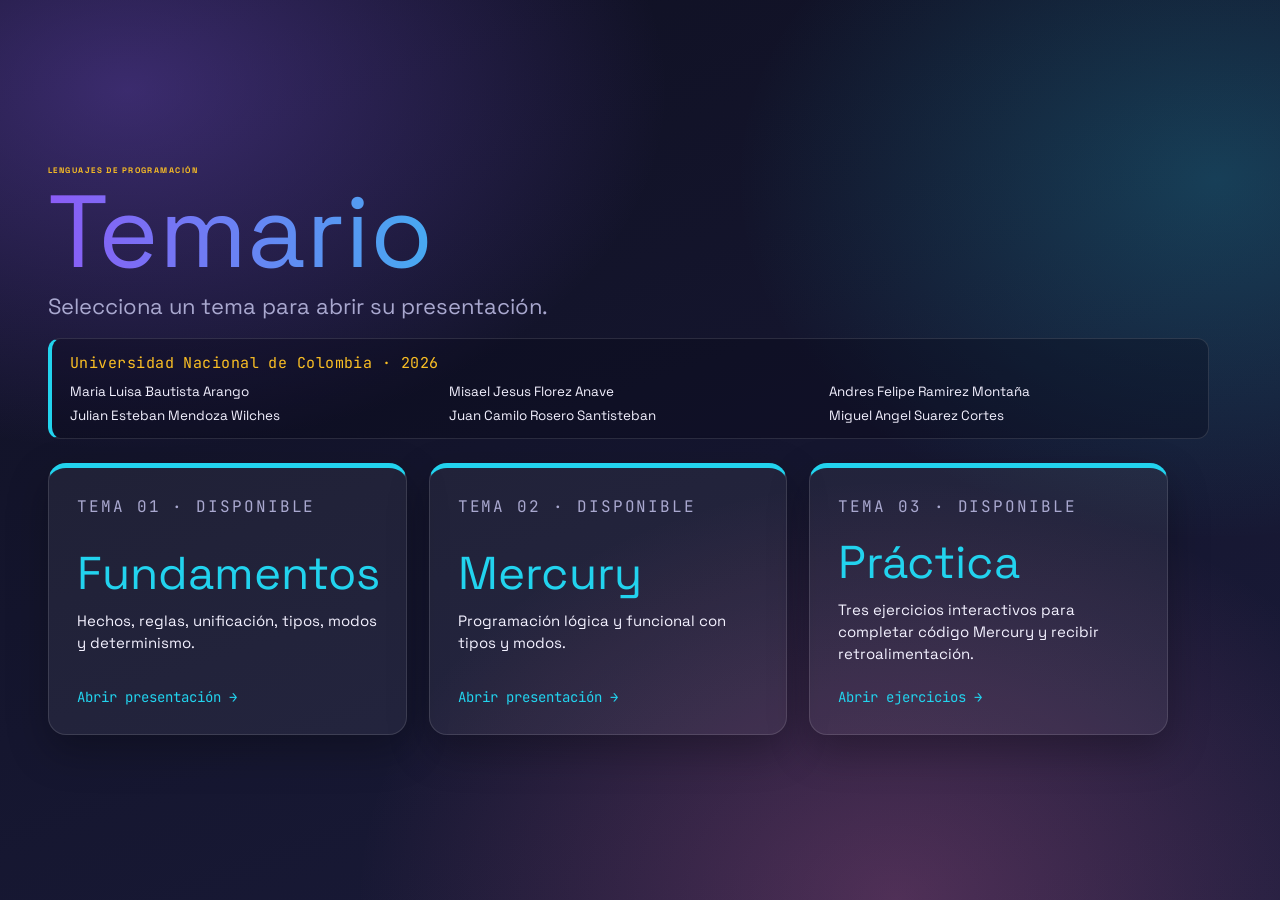
<file: reveal.js/index.html>
<!doctype html>
<html lang="es">
<head>
  <meta charset="utf-8">
  <title>Temas · Lenguajes de programación</title>
  <meta name="viewport" content="width=device-width, initial-scale=1.0, maximum-scale=1.0, user-scalable=no">
  <link rel="stylesheet" href="dist/reset.css">
  <link rel="stylesheet" href="global.css">
  <style>
    .topic-index {
      min-height: 100vh;
      box-sizing: border-box;
      display: grid;
      align-content: center;
      padding: 48px;
      color: var(--ink);
    }

    .topic-index h1 {
      margin: 0 0 0.12em;
      font-size: clamp(56px, 8vw, 112px);
      line-height: 0.95;
    }

    .topic-index .intro {
      max-width: 760px;
      margin: 0 0 18px;
      color: var(--muted);
      font-size: clamp(16px, 2vw, 22px);
    }

    .team-block {
      max-width: 1120px;
      margin: 0 0 24px;
      padding: 14px 18px;
      border: 1px solid var(--card-border);
      border-left: 4px solid var(--cyan);
      border-radius: 12px;
      background: rgba(8, 8, 24, 0.32);
    }

    .team-block .university {
      margin: 0 0 10px;
      color: var(--amber);
      font-family: var(--r-code-font);
      font-size: clamp(12px, 1.2vw, 15px);
      letter-spacing: 0.03em;
    }

    .team-list {
      display: grid;
      grid-template-columns: repeat(3, minmax(0, 1fr));
      gap: 7px 18px;
      list-style: none;
      margin: 0;
      padding: 0;
    }

    .team-list li {
      opacity: 0;
      transform: translateY(10px);
      color: var(--ink);
      font-size: clamp(11px, 1.05vw, 14px);
      animation: team-enter 520ms cubic-bezier(0.22, 1, 0.36, 1) forwards;
    }

    .team-list li:nth-child(1) { animation-delay: 120ms; }
    .team-list li:nth-child(2) { animation-delay: 260ms; }
    .team-list li:nth-child(3) { animation-delay: 400ms; }
    .team-list li:nth-child(4) { animation-delay: 540ms; }
    .team-list li:nth-child(5) { animation-delay: 680ms; }
    .team-list li:nth-child(6) { animation-delay: 820ms; }

    @keyframes team-enter {
      to {
        opacity: 1;
        transform: translateY(0);
      }
    }

    .topic-grid {
      display: grid;
      grid-template-columns: repeat(3, minmax(0, 1fr));
      gap: 22px;
      max-width: 1120px;
    }

    .topic-card {
      min-height: 210px;
      box-sizing: border-box;
      display: flex;
      flex-direction: column;
      justify-content: space-between;
      padding: 28px;
      color: var(--ink);
      text-decoration: none;
      background: var(--card);
      border: 1px solid var(--card-border);
      border-top: 5px solid var(--accent);
      border-radius: 18px;
      box-shadow: 0 16px 40px rgba(0, 0, 0, 0.28);
      transition: transform 180ms ease, border-color 180ms ease;
    }

    .topic-card:hover,
    .topic-card:focus-visible {
      transform: translateY(-6px);
      border-color: var(--accent);
      outline: none;
    }

    .topic-card small {
      color: var(--muted);
      font-family: var(--r-code-font);
      text-transform: uppercase;
      letter-spacing: 0.12em;
    }

    .topic-card h2 {
      margin: 16px 0 8px;
      color: var(--accent);
      font-size: clamp(28px, 4vw, 46px);
    }

    .topic-card p {
      margin: 0;
      color: var(--ink);
      font-size: 15px;
      line-height: 1.45;
    }

    .topic-card .open {
      margin-top: 24px;
      color: var(--accent);
      font-family: var(--r-code-font);
      font-size: 14px;
    }

    .topic-card.available {
      --accent: var(--cyan);
    }

    .topic-card.pending {
      --accent: var(--muted);
      opacity: 0.72;
      pointer-events: none;
    }

    @media (max-width: 900px) {
      .topic-index {
        align-content: start;
        padding: 32px 24px;
      }

      .team-list {
        grid-template-columns: 1fr;
      }

      .topic-grid {
        grid-template-columns: 1fr;
      }
    }

    @media (prefers-reduced-motion: reduce) {
      .topic-card {
        transition: none;
      }

      .team-list li {
        opacity: 1;
        transform: none;
        animation: none;
      }
    }
  </style>
</head>
<body>
<main class="topic-index">
  <span class="kicker">Lenguajes de programación</span>
  <h1 class="grad">Temario</h1>
  <p class="intro">Selecciona un tema para abrir su presentación.</p>

  <div class="team-block">
    <p class="university">Universidad Nacional de Colombia · 2026</p>
    <ul class="team-list" aria-label="Integrantes">
      <li>Maria Luisa Bautista Arango</li>
      <li>Misael Jesus Florez Anave</li>
      <li>Andres Felipe Ramirez Montaña</li>
      <li>Julian Esteban Mendoza Wilches</li>
      <li>Juan Camilo Rosero Santisteban</li>
      <li>Miguel Angel Suarez Cortes</li>
    </ul>
  </div>

  <div class="topic-grid">

    <a class="topic-card available" href="topics/fundamentos-mercury.html">
      <small>Tema 01 · Disponible</small>
      <div>
        <h2>Fundamentos</h2>
        <p>Hechos, reglas, unificación, tipos, modos y determinismo.</p>
      </div>
      <span class="open">Abrir presentación →</span>
    </a>

    <a class="topic-card available" href="topics/mercury.html">
      <small>Tema 02 · Disponible</small>
      <div>
        <h2>Mercury</h2>
        <p>Programación lógica y funcional con tipos y modos.</p>
      </div>
      <span class="open">Abrir presentación →</span>
    </a>

    <a class="topic-card available" href="topics/practica-mercury.html">
      <small>Tema 03 · Disponible</small>
      <div>
        <h2>Práctica</h2>
        <p>Tres ejercicios interactivos para completar código Mercury y recibir retroalimentación.</p>
      </div>
      <span class="open">Abrir ejercicios →</span>
    </a>
  </div>
</main>
</body>
</html>
</file>
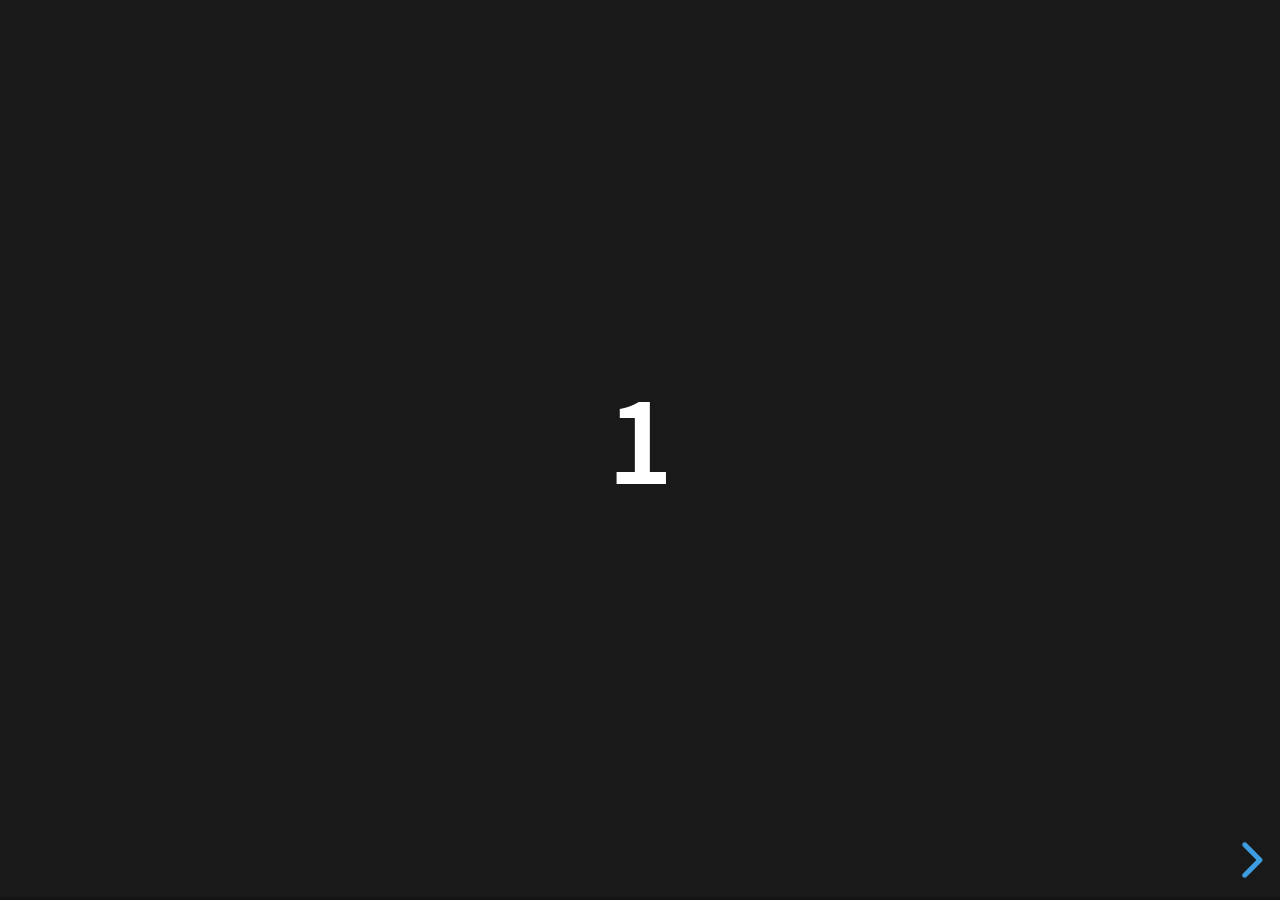
<file: reveal.js/examples/500-slides.html>
<!DOCTYPE html>
<html lang="en">
	<head>
		<meta charset="utf-8" />

		<title>reveal.js - 500 slides</title>

		<meta
			name="viewport"
			content="width=device-width, initial-scale=1.0, maximum-scale=1.0, user-scalable=no"
		/>

		<link rel="stylesheet" href="../dist/reveal.css" />
		<link rel="stylesheet" href="../dist/theme/black.css" />
	</head>

	<body>
		<div class="reveal">
			<div class="slides">
				<section><h1>1</h1></section>
				<section><h1>2</h1></section>
				<section><h1>3</h1></section>
				<section><h1>4</h1></section>
				<section><h1>5</h1></section>
				<section><h1>6</h1></section>
				<section><h1>7</h1></section>
				<section><h1>8</h1></section>
				<section><h1>9</h1></section>
				<section><h1>10</h1></section>
				<section><h1>11</h1></section>
				<section><h1>12</h1></section>
				<section><h1>13</h1></section>
				<section><h1>14</h1></section>
				<section><h1>15</h1></section>
				<section><h1>16</h1></section>
				<section><h1>17</h1></section>
				<section><h1>18</h1></section>
				<section><h1>19</h1></section>
				<section><h1>20</h1></section>
				<section><h1>21</h1></section>
				<section><h1>22</h1></section>
				<section><h1>23</h1></section>
				<section><h1>24</h1></section>
				<section><h1>25</h1></section>
				<section><h1>26</h1></section>
				<section><h1>27</h1></section>
				<section><h1>28</h1></section>
				<section><h1>29</h1></section>
				<section><h1>30</h1></section>
				<section><h1>31</h1></section>
				<section><h1>32</h1></section>
				<section><h1>33</h1></section>
				<section><h1>34</h1></section>
				<section><h1>35</h1></section>
				<section><h1>36</h1></section>
				<section><h1>37</h1></section>
				<section><h1>38</h1></section>
				<section><h1>39</h1></section>
				<section><h1>40</h1></section>
				<section><h1>41</h1></section>
				<section><h1>42</h1></section>
				<section><h1>43</h1></section>
				<section><h1>44</h1></section>
				<section><h1>45</h1></section>
				<section><h1>46</h1></section>
				<section><h1>47</h1></section>
				<section><h1>48</h1></section>
				<section><h1>49</h1></section>
				<section><h1>50</h1></section>
				<section><h1>51</h1></section>
				<section><h1>52</h1></section>
				<section><h1>53</h1></section>
				<section><h1>54</h1></section>
				<section><h1>55</h1></section>
				<section><h1>56</h1></section>
				<section><h1>57</h1></section>
				<section><h1>58</h1></section>
				<section><h1>59</h1></section>
				<section><h1>60</h1></section>
				<section><h1>61</h1></section>
				<section><h1>62</h1></section>
				<section><h1>63</h1></section>
				<section><h1>64</h1></section>
				<section><h1>65</h1></section>
				<section><h1>66</h1></section>
				<section><h1>67</h1></section>
				<section><h1>68</h1></section>
				<section><h1>69</h1></section>
				<section><h1>70</h1></section>
				<section><h1>71</h1></section>
				<section><h1>72</h1></section>
				<section><h1>73</h1></section>
				<section><h1>74</h1></section>
				<section><h1>75</h1></section>
				<section><h1>76</h1></section>
				<section><h1>77</h1></section>
				<section><h1>78</h1></section>
				<section><h1>79</h1></section>
				<section><h1>80</h1></section>
				<section><h1>81</h1></section>
				<section><h1>82</h1></section>
				<section><h1>83</h1></section>
				<section><h1>84</h1></section>
				<section><h1>85</h1></section>
				<section><h1>86</h1></section>
				<section><h1>87</h1></section>
				<section><h1>88</h1></section>
				<section><h1>89</h1></section>
				<section><h1>90</h1></section>
				<section><h1>91</h1></section>
				<section><h1>92</h1></section>
				<section><h1>93</h1></section>
				<section><h1>94</h1></section>
				<section><h1>95</h1></section>
				<section><h1>96</h1></section>
				<section><h1>97</h1></section>
				<section><h1>98</h1></section>
				<section><h1>99</h1></section>
				<section><h1>100</h1></section>
				<section><h1>101</h1></section>
				<section><h1>102</h1></section>
				<section><h1>103</h1></section>
				<section><h1>104</h1></section>
				<section><h1>105</h1></section>
				<section><h1>106</h1></section>
				<section><h1>107</h1></section>
				<section><h1>108</h1></section>
				<section><h1>109</h1></section>
				<section><h1>110</h1></section>
				<section><h1>111</h1></section>
				<section><h1>112</h1></section>
				<section><h1>113</h1></section>
				<section><h1>114</h1></section>
				<section><h1>115</h1></section>
				<section><h1>116</h1></section>
				<section><h1>117</h1></section>
				<section><h1>118</h1></section>
				<section><h1>119</h1></section>
				<section><h1>120</h1></section>
				<section><h1>121</h1></section>
				<section><h1>122</h1></section>
				<section><h1>123</h1></section>
				<section><h1>124</h1></section>
				<section><h1>125</h1></section>
				<section><h1>126</h1></section>
				<section><h1>127</h1></section>
				<section><h1>128</h1></section>
				<section><h1>129</h1></section>
				<section><h1>130</h1></section>
				<section><h1>131</h1></section>
				<section><h1>132</h1></section>
				<section><h1>133</h1></section>
				<section><h1>134</h1></section>
				<section><h1>135</h1></section>
				<section><h1>136</h1></section>
				<section><h1>137</h1></section>
				<section><h1>138</h1></section>
				<section><h1>139</h1></section>
				<section><h1>140</h1></section>
				<section><h1>141</h1></section>
				<section><h1>142</h1></section>
				<section><h1>143</h1></section>
				<section><h1>144</h1></section>
				<section><h1>145</h1></section>
				<section><h1>146</h1></section>
				<section><h1>147</h1></section>
				<section><h1>148</h1></section>
				<section><h1>149</h1></section>
				<section><h1>150</h1></section>
				<section><h1>151</h1></section>
				<section><h1>152</h1></section>
				<section><h1>153</h1></section>
				<section><h1>154</h1></section>
				<section><h1>155</h1></section>
				<section><h1>156</h1></section>
				<section><h1>157</h1></section>
				<section><h1>158</h1></section>
				<section><h1>159</h1></section>
				<section><h1>160</h1></section>
				<section><h1>161</h1></section>
				<section><h1>162</h1></section>
				<section><h1>163</h1></section>
				<section><h1>164</h1></section>
				<section><h1>165</h1></section>
				<section><h1>166</h1></section>
				<section><h1>167</h1></section>
				<section><h1>168</h1></section>
				<section><h1>169</h1></section>
				<section><h1>170</h1></section>
				<section><h1>171</h1></section>
				<section><h1>172</h1></section>
				<section><h1>173</h1></section>
				<section><h1>174</h1></section>
				<section><h1>175</h1></section>
				<section><h1>176</h1></section>
				<section><h1>177</h1></section>
				<section><h1>178</h1></section>
				<section><h1>179</h1></section>
				<section><h1>180</h1></section>
				<section><h1>181</h1></section>
				<section><h1>182</h1></section>
				<section><h1>183</h1></section>
				<section><h1>184</h1></section>
				<section><h1>185</h1></section>
				<section><h1>186</h1></section>
				<section><h1>187</h1></section>
				<section><h1>188</h1></section>
				<section><h1>189</h1></section>
				<section><h1>190</h1></section>
				<section><h1>191</h1></section>
				<section><h1>192</h1></section>
				<section><h1>193</h1></section>
				<section><h1>194</h1></section>
				<section><h1>195</h1></section>
				<section><h1>196</h1></section>
				<section><h1>197</h1></section>
				<section><h1>198</h1></section>
				<section><h1>199</h1></section>
				<section><h1>200</h1></section>
				<section><h1>201</h1></section>
				<section><h1>202</h1></section>
				<section><h1>203</h1></section>
				<section><h1>204</h1></section>
				<section><h1>205</h1></section>
				<section><h1>206</h1></section>
				<section><h1>207</h1></section>
				<section><h1>208</h1></section>
				<section><h1>209</h1></section>
				<section><h1>210</h1></section>
				<section><h1>211</h1></section>
				<section><h1>212</h1></section>
				<section><h1>213</h1></section>
				<section><h1>214</h1></section>
				<section><h1>215</h1></section>
				<section><h1>216</h1></section>
				<section><h1>217</h1></section>
				<section><h1>218</h1></section>
				<section><h1>219</h1></section>
				<section><h1>220</h1></section>
				<section><h1>221</h1></section>
				<section><h1>222</h1></section>
				<section><h1>223</h1></section>
				<section><h1>224</h1></section>
				<section><h1>225</h1></section>
				<section><h1>226</h1></section>
				<section><h1>227</h1></section>
				<section><h1>228</h1></section>
				<section><h1>229</h1></section>
				<section><h1>230</h1></section>
				<section><h1>231</h1></section>
				<section><h1>232</h1></section>
				<section><h1>233</h1></section>
				<section><h1>234</h1></section>
				<section><h1>235</h1></section>
				<section><h1>236</h1></section>
				<section><h1>237</h1></section>
				<section><h1>238</h1></section>
				<section><h1>239</h1></section>
				<section><h1>240</h1></section>
				<section><h1>241</h1></section>
				<section><h1>242</h1></section>
				<section><h1>243</h1></section>
				<section><h1>244</h1></section>
				<section><h1>245</h1></section>
				<section><h1>246</h1></section>
				<section><h1>247</h1></section>
				<section><h1>248</h1></section>
				<section><h1>249</h1></section>
				<section><h1>250</h1></section>
				<section><h1>251</h1></section>
				<section><h1>252</h1></section>
				<section><h1>253</h1></section>
				<section><h1>254</h1></section>
				<section><h1>255</h1></section>
				<section><h1>256</h1></section>
				<section><h1>257</h1></section>
				<section><h1>258</h1></section>
				<section><h1>259</h1></section>
				<section><h1>260</h1></section>
				<section><h1>261</h1></section>
				<section><h1>262</h1></section>
				<section><h1>263</h1></section>
				<section><h1>264</h1></section>
				<section><h1>265</h1></section>
				<section><h1>266</h1></section>
				<section><h1>267</h1></section>
				<section><h1>268</h1></section>
				<section><h1>269</h1></section>
				<section><h1>270</h1></section>
				<section><h1>271</h1></section>
				<section><h1>272</h1></section>
				<section><h1>273</h1></section>
				<section><h1>274</h1></section>
				<section><h1>275</h1></section>
				<section><h1>276</h1></section>
				<section><h1>277</h1></section>
				<section><h1>278</h1></section>
				<section><h1>279</h1></section>
				<section><h1>280</h1></section>
				<section><h1>281</h1></section>
				<section><h1>282</h1></section>
				<section><h1>283</h1></section>
				<section><h1>284</h1></section>
				<section><h1>285</h1></section>
				<section><h1>286</h1></section>
				<section><h1>287</h1></section>
				<section><h1>288</h1></section>
				<section><h1>289</h1></section>
				<section><h1>290</h1></section>
				<section><h1>291</h1></section>
				<section><h1>292</h1></section>
				<section><h1>293</h1></section>
				<section><h1>294</h1></section>
				<section><h1>295</h1></section>
				<section><h1>296</h1></section>
				<section><h1>297</h1></section>
				<section><h1>298</h1></section>
				<section><h1>299</h1></section>
				<section><h1>300</h1></section>
				<section><h1>301</h1></section>
				<section><h1>302</h1></section>
				<section><h1>303</h1></section>
				<section><h1>304</h1></section>
				<section><h1>305</h1></section>
				<section><h1>306</h1></section>
				<section><h1>307</h1></section>
				<section><h1>308</h1></section>
				<section><h1>309</h1></section>
				<section><h1>310</h1></section>
				<section><h1>311</h1></section>
				<section><h1>312</h1></section>
				<section><h1>313</h1></section>
				<section><h1>314</h1></section>
				<section><h1>315</h1></section>
				<section><h1>316</h1></section>
				<section><h1>317</h1></section>
				<section><h1>318</h1></section>
				<section><h1>319</h1></section>
				<section><h1>320</h1></section>
				<section><h1>321</h1></section>
				<section><h1>322</h1></section>
				<section><h1>323</h1></section>
				<section><h1>324</h1></section>
				<section><h1>325</h1></section>
				<section><h1>326</h1></section>
				<section><h1>327</h1></section>
				<section><h1>328</h1></section>
				<section><h1>329</h1></section>
				<section><h1>330</h1></section>
				<section><h1>331</h1></section>
				<section><h1>332</h1></section>
				<section><h1>333</h1></section>
				<section><h1>334</h1></section>
				<section><h1>335</h1></section>
				<section><h1>336</h1></section>
				<section><h1>337</h1></section>
				<section><h1>338</h1></section>
				<section><h1>339</h1></section>
				<section><h1>340</h1></section>
				<section><h1>341</h1></section>
				<section><h1>342</h1></section>
				<section><h1>343</h1></section>
				<section><h1>344</h1></section>
				<section><h1>345</h1></section>
				<section><h1>346</h1></section>
				<section><h1>347</h1></section>
				<section><h1>348</h1></section>
				<section><h1>349</h1></section>
				<section><h1>350</h1></section>
				<section><h1>351</h1></section>
				<section><h1>352</h1></section>
				<section><h1>353</h1></section>
				<section><h1>354</h1></section>
				<section><h1>355</h1></section>
				<section><h1>356</h1></section>
				<section><h1>357</h1></section>
				<section><h1>358</h1></section>
				<section><h1>359</h1></section>
				<section><h1>360</h1></section>
				<section><h1>361</h1></section>
				<section><h1>362</h1></section>
				<section><h1>363</h1></section>
				<section><h1>364</h1></section>
				<section><h1>365</h1></section>
				<section><h1>366</h1></section>
				<section><h1>367</h1></section>
				<section><h1>368</h1></section>
				<section><h1>369</h1></section>
				<section><h1>370</h1></section>
				<section><h1>371</h1></section>
				<section><h1>372</h1></section>
				<section><h1>373</h1></section>
				<section><h1>374</h1></section>
				<section><h1>375</h1></section>
				<section><h1>376</h1></section>
				<section><h1>377</h1></section>
				<section><h1>378</h1></section>
				<section><h1>379</h1></section>
				<section><h1>380</h1></section>
				<section><h1>381</h1></section>
				<section><h1>382</h1></section>
				<section><h1>383</h1></section>
				<section><h1>384</h1></section>
				<section><h1>385</h1></section>
				<section><h1>386</h1></section>
				<section><h1>387</h1></section>
				<section><h1>388</h1></section>
				<section><h1>389</h1></section>
				<section><h1>390</h1></section>
				<section><h1>391</h1></section>
				<section><h1>392</h1></section>
				<section><h1>393</h1></section>
				<section><h1>394</h1></section>
				<section><h1>395</h1></section>
				<section><h1>396</h1></section>
				<section><h1>397</h1></section>
				<section><h1>398</h1></section>
				<section><h1>399</h1></section>
				<section><h1>400</h1></section>
				<section><h1>401</h1></section>
				<section><h1>402</h1></section>
				<section><h1>403</h1></section>
				<section><h1>404</h1></section>
				<section><h1>405</h1></section>
				<section><h1>406</h1></section>
				<section><h1>407</h1></section>
				<section><h1>408</h1></section>
				<section><h1>409</h1></section>
				<section><h1>410</h1></section>
				<section><h1>411</h1></section>
				<section><h1>412</h1></section>
				<section><h1>413</h1></section>
				<section><h1>414</h1></section>
				<section><h1>415</h1></section>
				<section><h1>416</h1></section>
				<section><h1>417</h1></section>
				<section><h1>418</h1></section>
				<section><h1>419</h1></section>
				<section><h1>420</h1></section>
				<section><h1>421</h1></section>
				<section><h1>422</h1></section>
				<section><h1>423</h1></section>
				<section><h1>424</h1></section>
				<section><h1>425</h1></section>
				<section><h1>426</h1></section>
				<section><h1>427</h1></section>
				<section><h1>428</h1></section>
				<section><h1>429</h1></section>
				<section><h1>430</h1></section>
				<section><h1>431</h1></section>
				<section><h1>432</h1></section>
				<section><h1>433</h1></section>
				<section><h1>434</h1></section>
				<section><h1>435</h1></section>
				<section><h1>436</h1></section>
				<section><h1>437</h1></section>
				<section><h1>438</h1></section>
				<section><h1>439</h1></section>
				<section><h1>440</h1></section>
				<section><h1>441</h1></section>
				<section><h1>442</h1></section>
				<section><h1>443</h1></section>
				<section><h1>444</h1></section>
				<section><h1>445</h1></section>
				<section><h1>446</h1></section>
				<section><h1>447</h1></section>
				<section><h1>448</h1></section>
				<section><h1>449</h1></section>
				<section><h1>450</h1></section>
				<section><h1>451</h1></section>
				<section><h1>452</h1></section>
				<section><h1>453</h1></section>
				<section><h1>454</h1></section>
				<section><h1>455</h1></section>
				<section><h1>456</h1></section>
				<section><h1>457</h1></section>
				<section><h1>458</h1></section>
				<section><h1>459</h1></section>
				<section><h1>460</h1></section>
				<section><h1>461</h1></section>
				<section><h1>462</h1></section>
				<section><h1>463</h1></section>
				<section><h1>464</h1></section>
				<section><h1>465</h1></section>
				<section><h1>466</h1></section>
				<section><h1>467</h1></section>
				<section><h1>468</h1></section>
				<section><h1>469</h1></section>
				<section><h1>470</h1></section>
				<section><h1>471</h1></section>
				<section><h1>472</h1></section>
				<section><h1>473</h1></section>
				<section><h1>474</h1></section>
				<section><h1>475</h1></section>
				<section><h1>476</h1></section>
				<section><h1>477</h1></section>
				<section><h1>478</h1></section>
				<section><h1>479</h1></section>
				<section><h1>480</h1></section>
				<section><h1>481</h1></section>
				<section><h1>482</h1></section>
				<section><h1>483</h1></section>
				<section><h1>484</h1></section>
				<section><h1>485</h1></section>
				<section><h1>486</h1></section>
				<section><h1>487</h1></section>
				<section><h1>488</h1></section>
				<section><h1>489</h1></section>
				<section><h1>490</h1></section>
				<section><h1>491</h1></section>
				<section><h1>492</h1></section>
				<section><h1>493</h1></section>
				<section><h1>494</h1></section>
				<section><h1>495</h1></section>
				<section><h1>496</h1></section>
				<section><h1>497</h1></section>
				<section><h1>498</h1></section>
				<section><h1>499</h1></section>
			</div>
		</div>

		<script src="../dist/reveal.js"></script>
		<script>
			Reveal.initialize({
				transition: 'linear',
			});
		</script>
	</body>
</html>
</file>
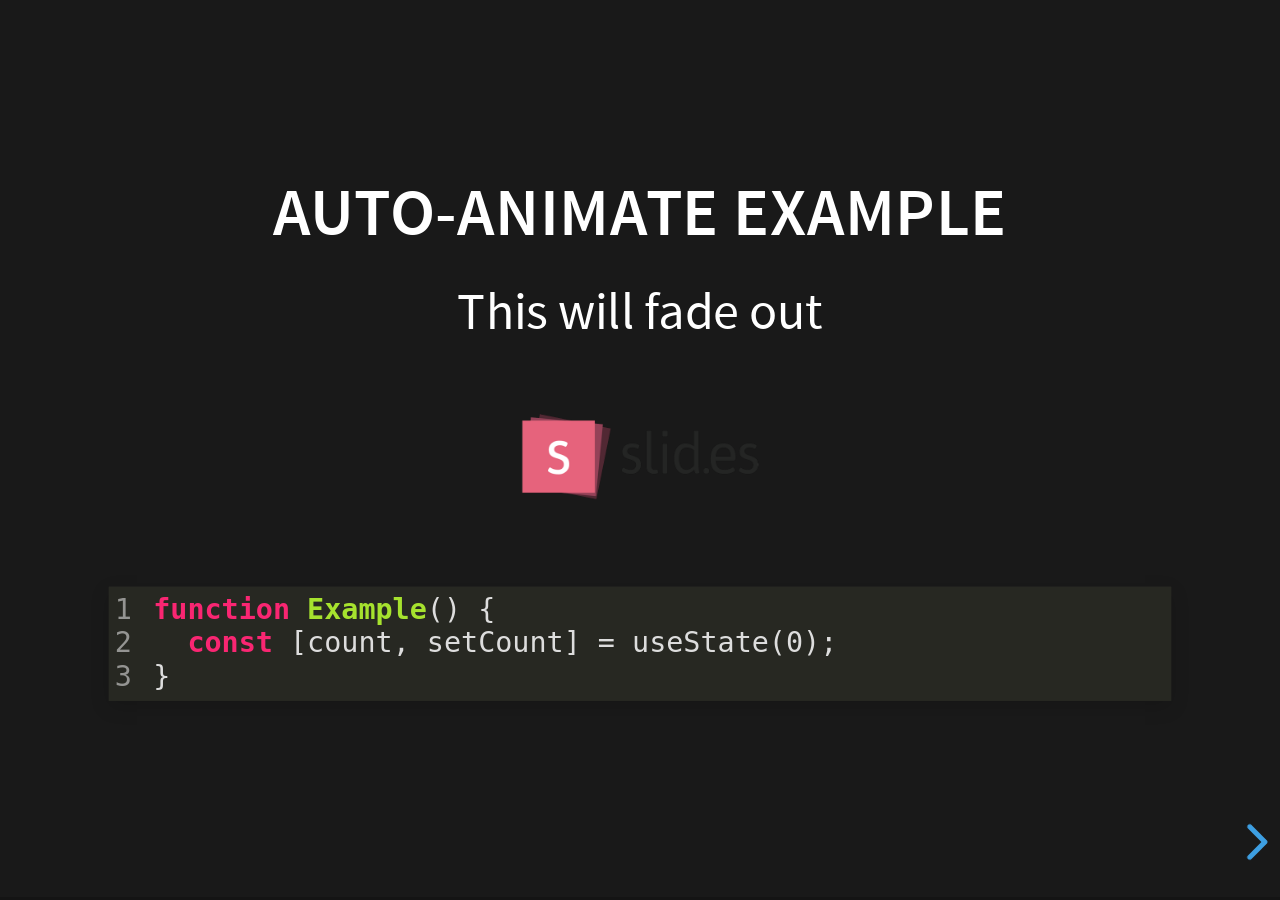
<file: reveal.js/examples/auto-animate.html>
<!DOCTYPE html>
<html lang="en">
	<head>
		<meta charset="utf-8" />

		<title>reveal.js - Auto Animate</title>

		<meta
			name="viewport"
			content="width=device-width, initial-scale=1.0, maximum-scale=1.0, user-scalable=no"
		/>

		<link rel="stylesheet" href="../dist/reveal.css" />
		<link rel="stylesheet" href="../dist/theme/black.css" id="theme" />
		<link rel="stylesheet" href="../dist/plugin/highlight/monokai.css" />
	</head>

	<body>
		<div class="reveal">
			<div class="slides">
				<section data-auto-animate data-auto-animate-unmatched="fade">
					<h3>Auto-Animate Example</h3>
					<p>This will fade out</p>
					<img src="assets/image1.png" style="height: 100px" />
					<pre data-id="code"><code data-line-numbers class="hljs" data-trim>
						function Example() {
						  const [count, setCount] = useState(0);
						}
					</code></pre>
				</section>
				<section data-auto-animate data-auto-animate-unmatched="fade">
					<h3>Auto-Animate Example</h3>
					<p style="opacity: 0.2; margin-top: 100px">This will fade out</p>
					<p>This element is unmatched</p>
					<img src="assets/image1.png" style="height: 150px" />
					<pre data-id="code"><code data-line-numbers class="hljs" data-trim>
						function Example() {
						  New line!
						  const [count, setCount] = useState(0);
						}
					</code></pre>
				</section>

				<section data-auto-animate>
					<p data-id="text-props" style="background: #555; line-height: 1em; letter-spacing: 0em">
						Line Height & Letter Spacing
					</p>
				</section>
				<section data-auto-animate>
					<p data-id="text-props" style="background: #555; line-height: 3em; letter-spacing: 0.2em">
						Line Height & Letter Spacing
					</p>
				</section>

				<section>
					<section data-auto-animate>
						<pre data-id="code"><code data-line-numbers class="hljs" data-trim>
							import React, { useState } from 'react';

							function Example() {
							  const [count, setCount] = useState(0);

							  return (
							    ...
							  );
							}
						</code></pre>
					</section>
					<section data-auto-animate>
						<pre data-id="code"><code data-line-numbers class="hljs" data-trim>
							function Example() {
							  const [count, setCount] = useState(0);

							  return (
							    &lt;div&gt;
							      &lt;p&gt;You clicked {count} times&lt;/p&gt;
							      &lt;button onClick={() =&gt; setCount(count + 1)}&gt;
							        Click me
							      &lt;/button&gt;
							    &lt;/div&gt;
							  );
							}
						</code></pre>
					</section>
					<section data-auto-animate>
						<pre data-id="code"><code data-line-numbers class="hljs" data-trim>
							function Example() {
							  // A comment!
							  const [count, setCount] = useState(0);

							  return (
							    &lt;div&gt;
							      &lt;p&gt;You clicked {count} times&lt;/p&gt;
							      &lt;button onClick={() =&gt; setCount(count + 1)}&gt;
							        Click me
							      &lt;/button&gt;
							    &lt;/div&gt;
							  );
							}
						</code></pre>
					</section>
				</section>

				<section>
					<section data-auto-animate>
						<h3>Swapping list items</h3>
						<ul>
							<li>One</li>
							<li>Two</li>
							<li>Three</li>
						</ul>
					</section>
					<section data-auto-animate>
						<h3>Swapping list items</h3>
						<ul>
							<li>Two</li>
							<li>One</li>
							<li>Three</li>
						</ul>
					</section>
					<section data-auto-animate>
						<h3>Swapping list items</h3>
						<ul>
							<li>Two</li>
							<li>Three</li>
							<li>One</li>
						</ul>
					</section>
				</section>

				<section data-auto-animate style="height: 600px">
					<h3 style="opacity: 0.3; font-size: 18px">SLIDE 1</h3>
					<h2 data-id="title" style="margin-top: 260px">Animate Anything</h2>
					<div
						data-id="1"
						style="
							background: white;
							position: absolute;
							top: 150px;
							left: 16%;
							width: 60px;
							height: 60px;
						"
					></div>
					<div
						data-id="2"
						style="
							background: white;
							position: absolute;
							top: 150px;
							left: 36%;
							width: 60px;
							height: 60px;
						"
					></div>
					<div
						data-id="3"
						style="
							background: white;
							position: absolute;
							top: 150px;
							left: 56%;
							width: 60px;
							height: 60px;
						"
					></div>
					<div
						data-id="4"
						style="
							background: white;
							position: absolute;
							top: 150px;
							left: 76%;
							width: 60px;
							height: 60px;
						"
					></div>
				</section>
				<section data-auto-animate style="height: 600px">
					<h3 style="opacity: 0.3; font-size: 18px">SLIDE 2</h3>
					<h2 data-id="title" style="margin-top: 500px">With Auto Animate</h2>
					<div
						data-id="1"
						style="
							background: cyan;
							position: absolute;
							bottom: 190px;
							left: 16%;
							width: 60px;
							height: 60px;
						"
					></div>
					<div
						data-id="2"
						style="
							background: magenta;
							position: absolute;
							bottom: 190px;
							left: 36%;
							width: 60px;
							height: 160px;
						"
					></div>
					<div
						data-id="3"
						style="
							background: yellow;
							position: absolute;
							bottom: 190px;
							left: 56%;
							width: 60px;
							height: 260px;
						"
					></div>
					<div
						data-id="4"
						style="
							background: red;
							position: absolute;
							bottom: 190px;
							left: 76%;
							width: 60px;
							height: 360px;
						"
					></div>
				</section>
				<section data-auto-animate style="height: 600px">
					<h3 style="opacity: 0.3; font-size: 18px">SLIDE 3</h3>
					<h2 data-id="title" style="margin-top: 500px; opacity: 0">With Auto Animate</h2>
					<div
						data-id="1"
						style="
							background: cyan;
							position: absolute;
							top: 50%;
							left: 50%;
							width: 400px;
							height: 400px;
							margin: -200px 0 0 -200px;
							border-radius: 400px;
						"
					></div>
					<div
						data-id="2"
						style="
							background: magenta;
							position: absolute;
							top: 50%;
							left: 50%;
							width: 300px;
							height: 300px;
							margin: -150px 0 0 -150px;
							border-radius: 400px;
						"
					></div>
					<div
						data-id="3"
						style="
							background: yellow;
							position: absolute;
							top: 50%;
							left: 50%;
							width: 200px;
							height: 200px;
							margin: -100px 0 0 -100px;
							border-radius: 400px;
						"
					></div>
					<div
						data-id="4"
						style="
							background: red;
							position: absolute;
							top: 50%;
							left: 50%;
							width: 100px;
							height: 100px;
							margin: -50px 0 0 -50px;
							border-radius: 400px;
						"
					></div>
				</section>
				<section data-auto-animate style="height: 600px">
					<h3 style="opacity: 0.3; font-size: 18px">SLIDE 3</h3>
					<h2 data-id="title" style="margin-top: 500px; opacity: 0">With Auto Animate</h2>
					<div
						data-id="1"
						style="
							background: red;
							position: absolute;
							top: 250px;
							left: 16%;
							width: 60px;
							height: 60px;
						"
					></div>
					<div
						data-id="2"
						style="
							background: yellow;
							position: absolute;
							top: 250px;
							left: 36%;
							width: 60px;
							height: 60px;
						"
					></div>
					<div
						data-id="3"
						style="
							background: magenta;
							position: absolute;
							top: 250px;
							left: 56%;
							width: 60px;
							height: 60px;
						"
					></div>
					<div
						data-id="4"
						style="
							background: cyan;
							position: absolute;
							top: 250px;
							left: 76%;
							width: 60px;
							height: 60px;
						"
					></div>
				</section>

				<section data-auto-animate data-auto-animate-id="a">
					<h2>data-auto-animate-id="a"</h2>
					<h3>A1</h3>
				</section>
				<section data-auto-animate data-auto-animate-id="a">
					<h2>data-auto-animate-id="a"</h2>
					<h3>A1</h3>
					<h3>A2</h3>
				</section>
				<section data-auto-animate data-auto-animate-id="b">
					<h2>data-auto-animate-id="b"</h2>
					<h3>B1</h3>
				</section>
				<section data-auto-animate data-auto-animate-id="b">
					<h2>data-auto-animate-id="b"</h2>
					<h3>B1</h3>
					<h3>B2</h3>
				</section>

				<section>
					<section id="stacked-slide-1" data-auto-animate>
						<a href="#/stacked-slide-1">Slide 1</a><br />
						<a href="#/stacked-slide-2">Slide 2</a><br />
						<a href="#/stacked-slide-3">Slide 3</a><br />
						<a href="#/stacked-slide-4">Slide 4</a><br />
						<div
							data-id="anim"
							style="
								background: indigo;
								padding: 8px;
								width: 50px;
								height: 50px;
								position: absolute;
								left: 0px;
							"
						>
							A
						</div>
					</section>
					<section id="stacked-slide-2" data-auto-animate>
						<a href="#/stacked-slide-1">Slide 1</a><br />
						<a href="#/stacked-slide-2">Slide 2</a><br />
						<a href="#/stacked-slide-3">Slide 3</a><br />
						<a href="#/stacked-slide-4">Slide 4</a><br />
						<div
							data-id="anim"
							style="
								background: indigo;
								padding: 8px;
								width: 50px;
								height: 50px;
								position: absolute;
								left: 25%;
							"
						>
							A
						</div>
					</section>
					<section id="stacked-slide-3" data-auto-animate>
						<a href="#/stacked-slide-1">Slide 1</a><br />
						<a href="#/stacked-slide-2">Slide 2</a><br />
						<a href="#/stacked-slide-3">Slide 3</a><br />
						<a href="#/stacked-slide-4">Slide 4</a><br />
						<div
							data-id="anim"
							style="
								background: indigo;
								padding: 8px;
								width: 50px;
								height: 50px;
								position: absolute;
								left: 50%;
							"
						>
							A
						</div>
					</section>
					<section id="stacked-slide-4" data-auto-animate>
						<a href="#/stacked-slide-1">Slide 1</a><br />
						<a href="#/stacked-slide-2">Slide 2</a><br />
						<a href="#/stacked-slide-3">Slide 3</a><br />
						<a href="#/stacked-slide-4">Slide 4</a><br />
						<div
							data-id="anim"
							style="
								background: indigo;
								padding: 8px;
								width: 50px;
								height: 50px;
								position: absolute;
								left: 75%;
							"
						>
							A
						</div>
					</section>
				</section>
			</div>
		</div>

		<script src="../dist/reveal.js"></script>
		<script src="../dist/plugin/highlight.js"></script>
		<script>
			Reveal.initialize({
				center: true,
				hash: true,
				plugins: [RevealHighlight],
			});
		</script>
	</body>
</html>
</file>
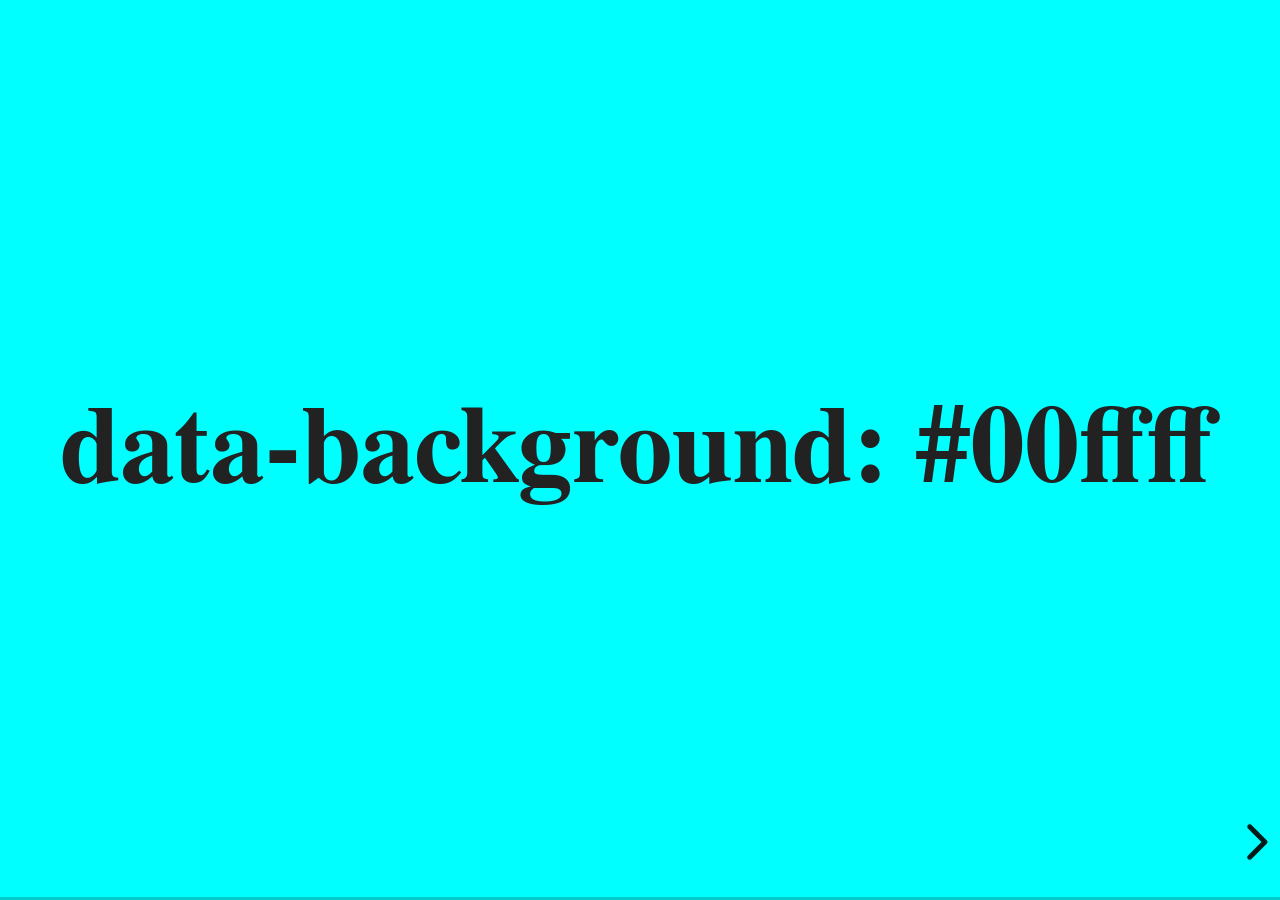
<file: reveal.js/examples/backgrounds.html>
<!DOCTYPE html>
<html lang="en">
	<head>
		<meta charset="utf-8" />

		<title>reveal.js - Slide Backgrounds</title>

		<meta
			name="viewport"
			content="width=device-width, initial-scale=1.0, maximum-scale=1.0, user-scalable=no"
		/>

		<link rel="stylesheet" href="../dist/reveal.css" />
		<link rel="stylesheet" href="../dist/theme/serif.css" id="theme" />
		<style type="text/css" media="screen">
			.slides section.has-dark-background,
			.slides section.has-dark-background h2 {
				color: #fff;
			}
			.slides section.has-light-background,
			.slides section.has-light-background h2 {
				color: #222;
			}
		</style>
	</head>

	<body>
		<div class="reveal">
			<div class="slides">
				<section data-background="#00ffff">
					<h2>data-background: #00ffff</h2>
				</section>

				<section data-background="#bb00bb">
					<h2>data-background: #bb00bb</h2>
				</section>

				<section data-background-color="lightblue">
					<h2>data-background: lightblue</h2>
				</section>

				<section>
					<section data-background="#ff0000">
						<h2>data-background: #ff0000</h2>
					</section>
					<section data-background="rgba(0, 0, 0, 0.2)">
						<h2>data-background: rgba(0, 0, 0, 0.2)</h2>
					</section>
					<section data-background="salmon">
						<h2>data-background: salmon</h2>
					</section>
				</section>

				<section data-background="rgba(0, 100, 100, 0.2)">
					<section>
						<h2>Background applied to stack</h2>
					</section>
					<section>
						<h2>Background applied to stack</h2>
					</section>
					<section data-background="rgb(66, 66, 66)">
						<h2>Background applied to slide inside of stack</h2>
					</section>
				</section>

				<section data-background-transition="slide" data-background="assets/image1.png">
					<h2>Background image</h2>
				</section>

				<section>
					<section data-background-transition="slide" data-background="assets/image1.png">
						<h2>Background image</h2>
					</section>
					<section data-background-transition="slide" data-background="assets/image1.png">
						<h2>Background image</h2>
					</section>
				</section>

				<section
					data-background="assets/image2.png"
					data-background-size="100px"
					data-background-repeat="repeat"
					data-background-color="#111"
				>
					<h2>Background image</h2>
					<pre>
data-background-size="100px" data-background-repeat="repeat" data-background-color="#111"</pre
					>
				</section>

				<section data-background="#888888">
					<h2>Same background twice (1/2)</h2>
				</section>
				<section data-background="#888888">
					<h2>Same background twice (2/2)</h2>
				</section>

				<section data-background-video="https://static.slid.es/site/homepage/v1/homepage-video-editor.mp4,https://static.slid.es/site/homepage/v1/homepage-video-editor.webm">
					<h2>Video background</h2>
				</section>

				<section
					data-background-iframe="https://slides.com/news/make-better-presentations/embed?style=hidden&autoSlide=4000"
				>
					<h2>Iframe background</h2>
				</section>

				<section>
					<section data-background="#417203">
						<h2>Same background twice vertical (1/2)</h2>
					</section>
					<section data-background="#417203">
						<h2>Same background twice vertical (2/2)</h2>
					</section>
				</section>

				<section data-background="#934f4d">
					<h2>Same background from horizontal to vertical (1/3)</h2>
				</section>
				<section>
					<section data-background="#934f4d">
						<h2>Same background from horizontal to vertical (2/3)</h2>
					</section>
					<section data-background="#934f4d">
						<h2>Same background from horizontal to vertical (3/3)</h2>
					</section>
				</section>
			</div>
		</div>

		<script src="../dist/reveal.js"></script>
		<script>
			// Full list of configuration options:
			// https://revealjs.revealjs.com/config/
			Reveal.initialize({
				center: true,

				transition: 'linear',
				// transitionSpeed: 'slow',
				// backgroundTransition: 'slide'
			});
		</script>
	</body>
</html>
</file>
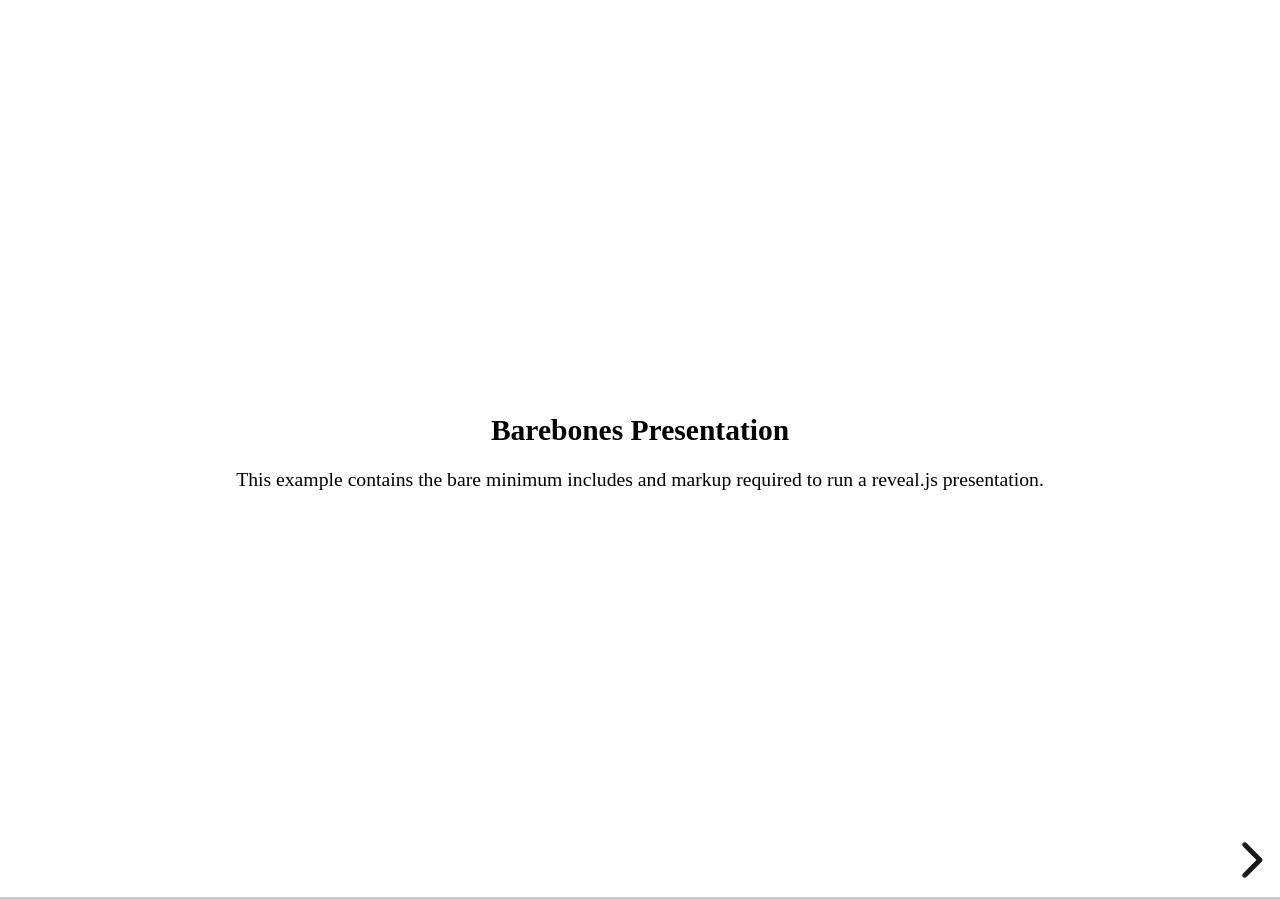
<file: reveal.js/examples/barebones.html>
<!DOCTYPE html>
<html lang="en">
	<head>
		<meta charset="utf-8" />
		<title>reveal.js - Barebones</title>
		<link rel="stylesheet" href="../dist/reveal.css" />
	</head>
	<body>
		<div class="reveal">
			<div class="slides">
				<section>
					<h2>Barebones Presentation</h2>
					<p>
						This example contains the bare minimum includes and markup required to run a reveal.js
						presentation.
					</p>
				</section>

				<section>
					<h2>No Theme</h2>
					<p>There's no theme included, so it will fall back on browser defaults.</p>
				</section>
			</div>
		</div>

		<script src="../dist/reveal.js"></script>
		<script>
			Reveal.initialize();
		</script>
	</body>
</html>
</file>
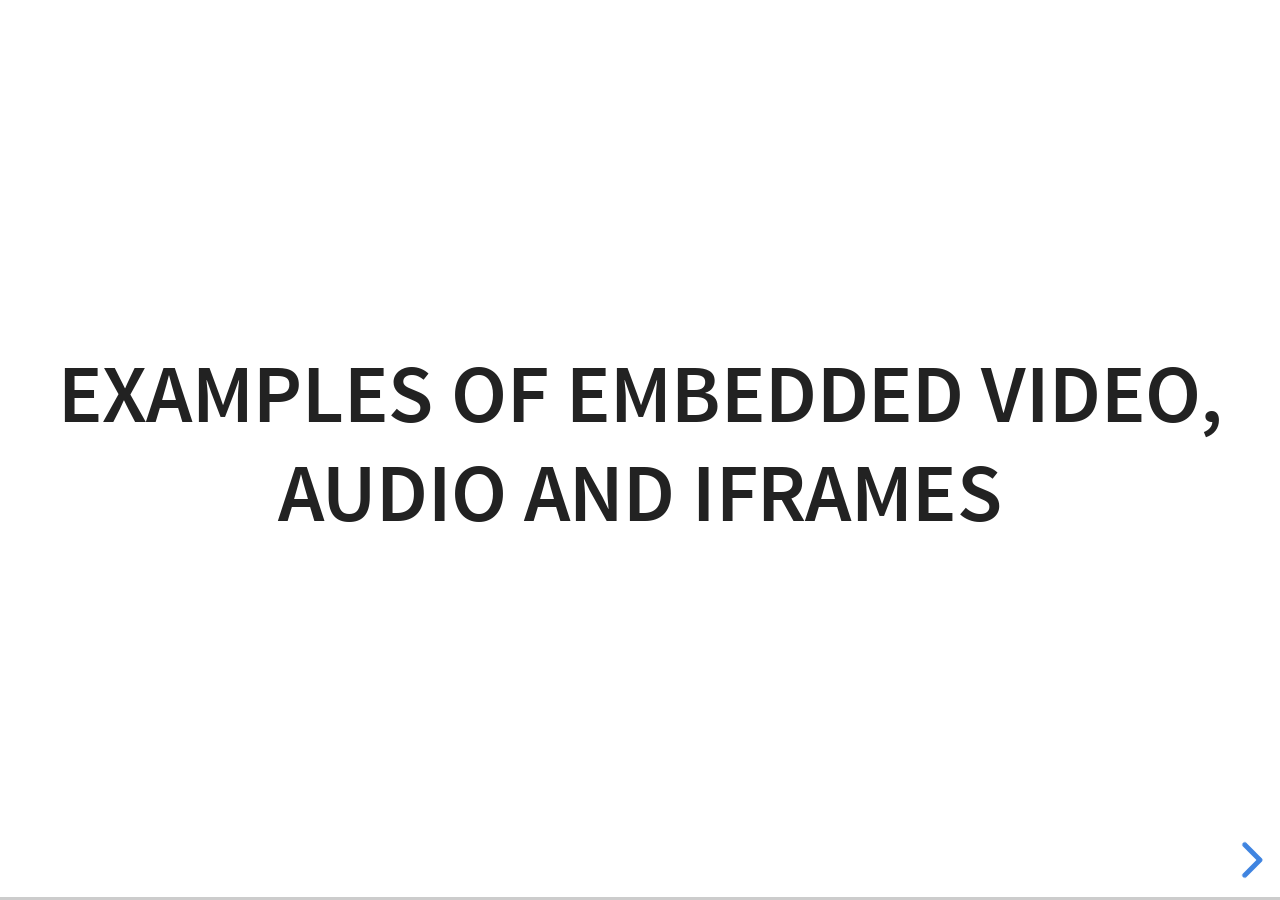
<file: reveal.js/examples/media.html>
<!DOCTYPE html>
<html lang="en">
	<head>
		<meta charset="utf-8" />
		<title>reveal.js - Video, Audio and Iframes</title>
		<meta
			name="viewport"
			content="width=device-width, initial-scale=1.0, maximum-scale=1.0, user-scalable=no"
		/>

		<link rel="stylesheet" href="../dist/reveal.css" />
		<link rel="stylesheet" href="../dist/theme/white.css" id="theme" />
	</head>

	<body>
		<div class="reveal">
			<div class="slides">
				<section>
					<h2>Examples of embedded Video, Audio and Iframes</h2>
				</section>

				<section>
					<h2>Iframe</h2>
					<iframe
						data-autoplay
						width="700"
						height="540"
						src="https://slides.com/news/auto-animate/embed"
						frameborder="0"
					></iframe>
				</section>

				<section
					data-background-iframe="https://www.youtube.com/embed/h1_nyI3z8gI"
					data-background-interactive
				>
					<h2 style="color: #fff">Iframe Background</h2>
				</section>

				<section>
					<h2>Video</h2>
					<video src="assets/video.mp4" data-autoplay></video>
				</section>

				<section data-background-video="assets/video.mp4">
					<h2>Background Video</h2>
				</section>

				<section>
					<h2>Auto-playing audio</h2>
					<audio src="assets/beeping.wav" data-autoplay></audio>
				</section>

				<section>
					<h2>Audio inside slide fragments</h2>
					<div class="fragment">
						Beep 1
						<audio src="assets/beeping.wav" data-autoplay></audio>
					</div>
					<div class="fragment">
						Beep 2
						<audio src="assets/beeping.wav" data-autoplay></audio>
					</div>
				</section>

				<section>
					<h2>Audio with controls</h2>
					<audio src="assets/beeping.wav" controls></audio>
				</section>
			</div>
		</div>

		<script src="../dist/reveal.js"></script>
		<script>
			Reveal.initialize({ hash: true });
		</script>
	</body>
</html>
</file>
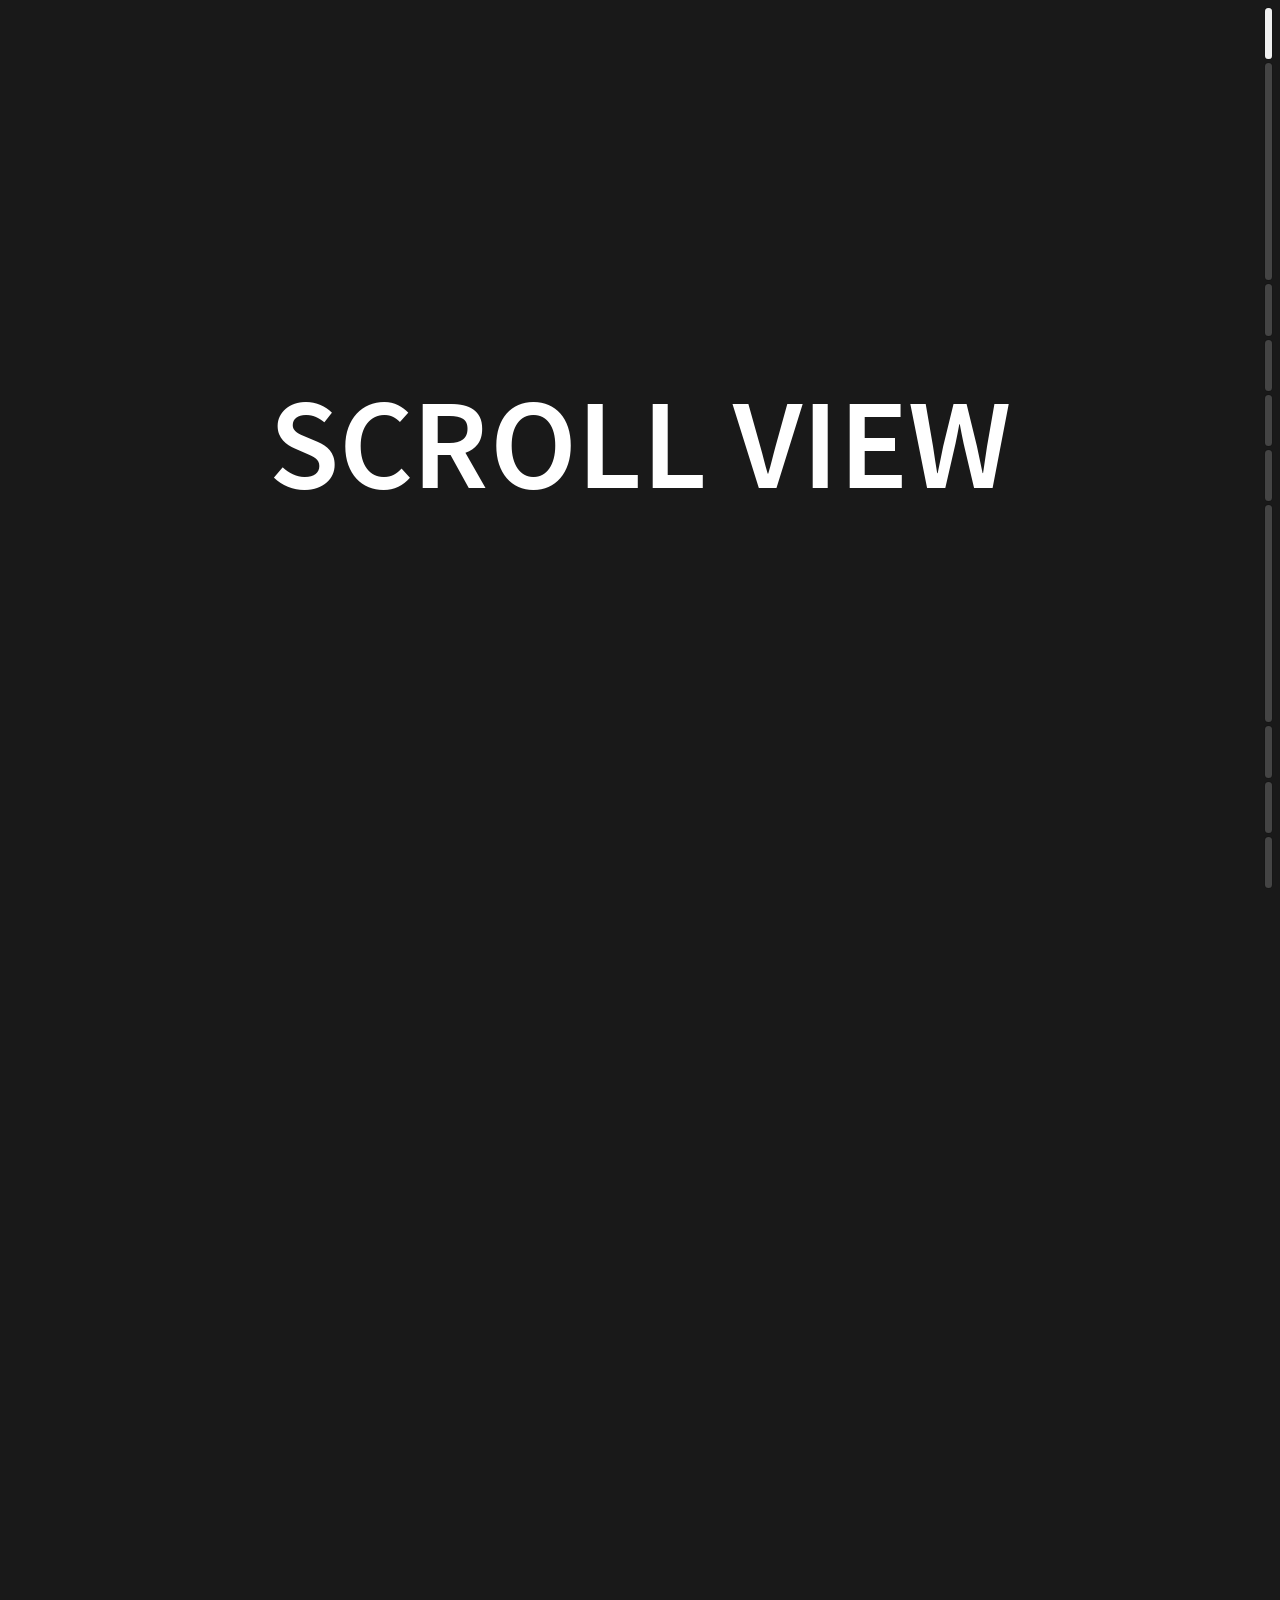
<file: reveal.js/examples/scroll.html>
<!DOCTYPE html>
<html lang="en">
	<head>
		<meta charset="utf-8" />

		<title>reveal.js - Scroll View</title>

		<meta
			name="viewport"
			content="width=device-width, initial-scale=1.0, maximum-scale=1.0, user-scalable=no"
		/>

		<link rel="stylesheet" href="../dist/reset.css" />
		<link rel="stylesheet" href="../dist/reveal.css" />
		<link rel="stylesheet" href="../dist/theme/black.css" id="theme" />
		<link rel="stylesheet" href="../dist/plugin/highlight/monokai.css" />
	</head>

	<body>
		<div class="reveal">
			<div class="slides">
				<section><h1>Scroll View</h1></section>
				<section data-background="indigo">
					<h2>Scroll triggered fragments</h2>
					<ul>
						<li class="fragment fade-left">Step one</li>
						<li class="fragment fade-left">Step two</li>
						<li class="fragment fade-left">Step three</li>
					</ul>
				</section>
				<section data-background-color="#fff">
					<h2>Scrollbar inverts<br />based on slide bg</h2>
				</section>
				<section
					data-auto-animate
					data-auto-animate-easing="cubic-bezier(0.770, 0.000, 0.175, 1.000)"
				>
					<h2>Auto-Animate</h2>
					<p>Scroll triggered auto-animations 😍</p>
					<div class="r-hstack justify-center">
						<div
							data-id="box1"
							style="background: #999; width: 50px; height: 50px; margin: 10px; border-radius: 5px"
						></div>
						<div
							data-id="box2"
							style="background: #999; width: 50px; height: 50px; margin: 10px; border-radius: 5px"
						></div>
						<div
							data-id="box3"
							style="background: #999; width: 50px; height: 50px; margin: 10px; border-radius: 5px"
						></div>
					</div>
				</section>
				<section
					data-auto-animate
					data-auto-animate-easing="cubic-bezier(0.770, 0.000, 0.175, 1.000)"
				>
					<div class="r-hstack justify-center">
						<div
							data-id="box1"
							data-auto-animate-delay="0"
							style="background: cyan; width: 150px; height: 100px; margin: 10px"
						></div>
						<div
							data-id="box2"
							data-auto-animate-delay="0.1"
							style="background: magenta; width: 150px; height: 100px; margin: 10px"
						></div>
						<div
							data-id="box3"
							data-auto-animate-delay="0.2"
							style="background: yellow; width: 150px; height: 100px; margin: 10px"
						></div>
					</div>
					<h2 style="margin-top: 20px">Auto-Animate</h2>
				</section>
				<section
					data-auto-animate
					data-auto-animate-easing="cubic-bezier(0.770, 0.000, 0.175, 1.000)"
				>
					<div class="r-stack">
						<div
							data-id="box1"
							style="background: cyan; width: 300px; height: 300px; border-radius: 200px"
						></div>
						<div
							data-id="box2"
							style="background: magenta; width: 200px; height: 200px; border-radius: 200px"
						></div>
						<div
							data-id="box3"
							style="background: yellow; width: 100px; height: 100px; border-radius: 200px"
						></div>
					</div>
					<h2 style="margin-top: 20px">Auto-Animate</h2>
				</section>
				<section
					data-background-gradient="linear-gradient(to bottom, #283b95, #17b2c3)"
					id="gradient-bg"
				>
					<h2 data-id="code-title">Code highlights,<br />meet scroll triggers</h2>
					<pre
						data-id="code-animation"
					><code class="hljs javascript" data-trim data-line-numbers="|4,8-11|17|22-24"><script type="text/template">
						import React, { useState } from 'react';

						function Example() {
						  const [count, setCount] = useState(0);

						  return (
						    <div>
						      <p>You clicked {count} times</p>
						      <button onClick={() => setCount(count + 1)}>
						        Click me
						      </button>
						    </div>
						  );
						}

						function SecondExample() {
						  const [count, setCount] = useState(0);

						  return (
						    <div>
						      <p>You clicked {count} times</p>
						      <button onClick={() => setCount(count + 1)}>
						        Click me
						      </button>
						    </div>
						  );
						}
					</script></code></pre>
				</section>
				<section class="stack">
				<section
					data-background="https://static.slid.es/reveal/image-placeholder.png"
					id="image-bg"
				>
					<h2>Image Backgrounds</h2>
				</section>
				<section
					data-background-video-muted
					data-background-video="https://s3.amazonaws.com/static.slid.es/site/homepage/v1/homepage-video-editor.mp4,https://s3.amazonaws.com/static.slid.es/site/homepage/v1/homepage-video-editor.webm"
				>
					<h2>Video background</h2>
				</section>
				</section>
				<section><h2>The end</h2></section>
			</div>
		</div>

		<script src="../dist/reveal.js"></script>
		<script src="../dist/plugin/notes.js"></script>
		<script src="../dist/plugin/markdown.js"></script>
		<script src="../dist/plugin/highlight.js"></script>
		<script>
			Reveal.initialize({
				view: 'scroll',
				hash: true,

				plugins: [RevealMarkdown, RevealHighlight, RevealNotes],
			});
		</script>
	</body>
</html>
</file>
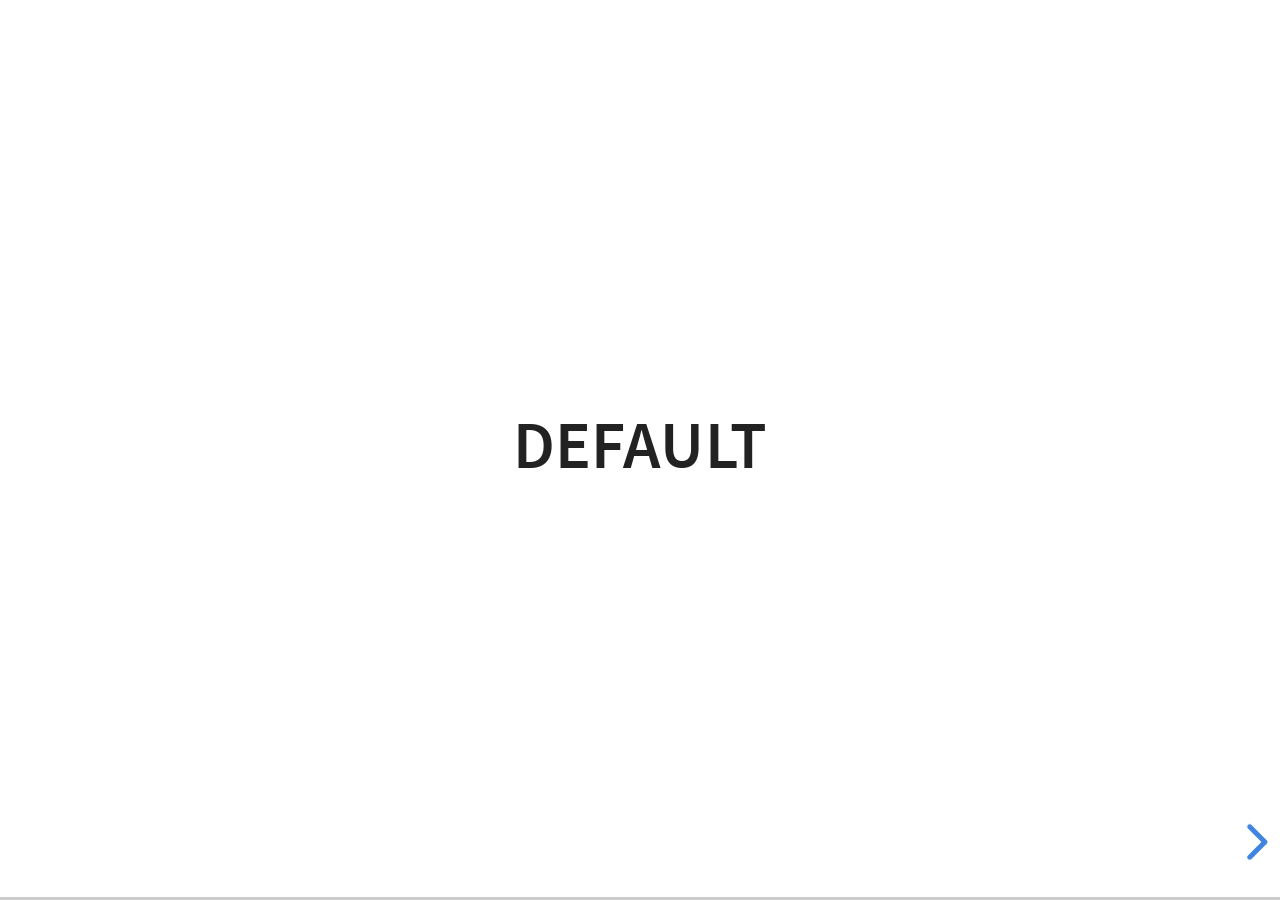
<file: reveal.js/examples/transitions.html>
<!DOCTYPE html>
<html lang="en">
	<head>
		<meta charset="utf-8" />

		<title>reveal.js - Slide Transitions</title>

		<link rel="stylesheet" href="../dist/reveal.css" />
		<link rel="stylesheet" href="../dist/theme/white.css" id="theme" />
		<style type="text/css" media="screen">
			.slides section.has-dark-background,
			.slides section.has-dark-background h3 {
				color: #fff;
			}
			.slides section.has-light-background,
			.slides section.has-light-background h3 {
				color: #222;
			}
		</style>
	</head>

	<body>
		<div class="reveal">
			<div class="slides">
				<section>
					<h3>Default</h3>
				</section>

				<section>
					<h3>Default</h3>
				</section>

				<section data-transition="zoom">
					<h3>data-transition: zoom</h3>
				</section>

				<section data-transition="zoom-in fade-out">
					<h3>data-transition: zoom-in fade-out</h3>
				</section>

				<section>
					<h3>Default</h3>
				</section>

				<section data-transition="convex">
					<h3>data-transition: convex</h3>
				</section>

				<section data-transition="convex-in concave-out">
					<h3>data-transition: convex-in concave-out</h3>
				</section>

				<section>
					<section data-transition="zoom">
						<h3>Default</h3>
					</section>
					<section data-transition="concave">
						<h3>data-transition: concave</h3>
					</section>
					<section data-transition="convex-in fade-out">
						<h3>data-transition: convex-in fade-out</h3>
					</section>
					<section>
						<h3>Default</h3>
					</section>
				</section>

				<section data-transition="none">
					<h3>data-transition: none</h3>
				</section>

				<section>
					<h3>Default</h3>
				</section>
			</div>
		</div>

		<script src="../dist/reveal.js"></script>
		<script>
			Reveal.initialize({
				center: true,
				history: true,

				// transition: 'slide',
				// transitionSpeed: 'slow',
				// backgroundTransition: 'slide'
			});
		</script>
	</body>
</html>
</file>
<file: reveal.js/global.css>
@import url('https://fonts.googleapis.com/css2?family=Space+Grotesk:wght@400;500;700&family=JetBrains+Mono:wght@400;600&display=swap');

:root {
  --bg: #0f1022;
  --bg-2: #1a1b3a;
  --ink: #f3f1ff;
  --muted: #a9a8cf;
  --violet: #8b5cf6;
  --cyan: #22d3ee;
  --pink: #f472b6;
  --amber: #fbbf24;
  --green: #34d399;
  --card: rgba(255, 255, 255, 0.06);
  --card-border: rgba(255, 255, 255, 0.12);
  --r-main-font: 'Space Grotesk', 'Segoe UI', sans-serif;
  --r-heading-font: 'Space Grotesk', 'Segoe UI', sans-serif;
  --r-code-font: 'JetBrains Mono', Consolas, monospace;
}

html,
body {
  min-height: 100%;
  margin: 0;
  background:
    radial-gradient(900px 600px at 10% 10%, rgba(139, 92, 246, 0.35), transparent 60%),
    radial-gradient(800px 600px at 95% 20%, rgba(34, 211, 238, 0.22), transparent 60%),
    radial-gradient(900px 700px at 70% 100%, rgba(244, 114, 182, 0.25), transparent 60%),
    linear-gradient(160deg, var(--bg), var(--bg-2));
  color: var(--ink);
  font-family: var(--r-main-font);
}

.reveal-viewport {
  background:
    radial-gradient(900px 600px at 10% 10%, rgba(139, 92, 246, 0.35), transparent 60%),
    radial-gradient(800px 600px at 95% 20%, rgba(34, 211, 238, 0.22), transparent 60%),
    radial-gradient(900px 700px at 70% 100%, rgba(244, 114, 182, 0.25), transparent 60%),
    linear-gradient(160deg, var(--bg), var(--bg-2));
  color: var(--ink);
}

.reveal {
  font-family: var(--r-main-font);
  font-size: 34px;
  font-weight: 400;
  color: var(--ink);
}

.reveal h1, .reveal h2, .reveal h3 {
  font-family: var(--r-heading-font);
  font-weight: 700;
  text-transform: none;
  letter-spacing: -0.02em;
  color: var(--ink);
  margin-bottom: 0.5em;
}
.reveal h1 { font-size: 2.6em; line-height: 1.05; }
.reveal h2 { font-size: 1.7em; }
.reveal h3 { font-size: 1.1em; color: var(--cyan); }

.grad {
  background: linear-gradient(90deg, var(--violet), var(--cyan) 50%, var(--pink));
  -webkit-background-clip: text;
  background-clip: text;
  color: transparent;
}

.kicker {
  display: inline-block;
  font-size: 0.5em;
  font-weight: 700;
  letter-spacing: 0.18em;
  text-transform: uppercase;
  color: var(--amber);
  margin-bottom: 1em;
}

.reveal p, .reveal li { line-height: 1.45; }
.reveal ul { display: block; }
.reveal li::marker { color: var(--pink); }
.reveal strong { color: var(--amber); font-weight: 700; }
.reveal em { color: var(--cyan); font-style: normal; }
.reveal .muted { color: var(--muted); font-size: 0.7em; }
.reveal a { color: var(--cyan); }

/* Tarjetas */
.grid { display: grid; gap: 22px; text-align: left; }
.grid.cols-2 { grid-template-columns: repeat(2, 1fr); }
.grid.cols-3 { grid-template-columns: repeat(3, 1fr); }

.card {
  background: var(--card);
  border: 1px solid var(--card-border);
  border-top: 4px solid var(--accent, var(--violet));
  border-radius: 18px;
  padding: 22px 26px;
  backdrop-filter: blur(6px);
  box-shadow: 0 10px 30px rgba(0, 0, 0, 0.25);
}
.card h3 { color: var(--accent, var(--violet)); margin: 0 0 0.3em; font-size: 0.95em; }
.card p { margin: 0; font-size: 0.62em; color: var(--ink); opacity: 0.9; }
.card .big { font-size: 1.6em; line-height: 1; margin-bottom: 0.2em; display: block; }
.c-violet { --accent: var(--violet); }
.c-cyan { --accent: var(--cyan); }
.c-pink { --accent: var(--pink); }
.c-amber { --accent: var(--amber); }
.c-green { --accent: var(--green); }

/* Etiquetas */
.pill {
  display: inline-block;
  font-family: var(--r-code-font);
  font-size: 0.6em;
  padding: 0.15em 0.7em;
  border-radius: 999px;
  background: color-mix(in srgb, var(--accent) 20%, transparent);
  color: var(--accent);
  border: 1px solid color-mix(in srgb, var(--accent) 50%, transparent);
  margin: 0 0.15em;
}

/* Código */
.reveal pre {
  width: 100%;
  margin: 0.6em 0;
  text-align: left;
  background: rgba(8, 8, 24, 0.75);
  border: 1px solid var(--card-border);
  border-radius: 16px;
  box-shadow: 0 14px 40px rgba(0, 0, 0, 0.4);
  font-size: 0.5em;
}
.reveal pre code {
  font-family: var(--r-code-font);
  display: block;
  width: 100%;
  box-sizing: border-box;
  text-align: left;
  white-space: pre;
  padding: 1.1em 1.4em;
  max-height: 560px;
  line-height: 1.55;
  color: #e6e4ff;
}
.reveal code { font-family: var(--r-code-font); color: var(--green); }
.reveal pre::before {
  content: '';
  display: block;
  height: 12px; width: 12px;
  margin: 14px 0 0 18px;
  border-radius: 50%;
  background: #ff5f57;
  box-shadow: 20px 0 0 #febc2e, 40px 0 0 #28c840;
}
.k { color: var(--pink); }
.t { color: var(--cyan); }
.s { color: var(--amber); }
.c { color: #7c7aa8; font-style: italic; }
.p { color: var(--green); }
.m { color: var(--violet); }

/* Tablas */
.reveal table {
  width: 94%;
  margin: 0.6em auto;
  overflow: hidden;
  border-collapse: separate;
  border-spacing: 0;
  border: 1px solid var(--card-border);
  border-radius: 14px;
  background: rgba(8, 8, 24, 0.28);
  box-shadow: 0 16px 36px rgba(0, 0, 0, 0.22);
  font-size: 0.56em;
  text-align: left;
}
.reveal table th {
  padding: 0.72em 0.9em;
  color: var(--cyan);
  background: rgba(139, 92, 246, 0.16);
  border: 0;
  border-bottom: 1px solid rgba(34, 211, 238, 0.24);
  font-family: var(--r-code-font);
  font-size: 0.78em;
  letter-spacing: 0.04em;
  text-transform: none;
  text-align: left;
}
.reveal table td {
  padding: 0.62em 0.9em;
  background: rgba(255, 255, 255, 0.025);
  border: 0;
  border-bottom: 1px solid var(--card-border);
  vertical-align: middle;
  line-height: 1.35;
}
.reveal table tr:last-child td {
  border-bottom: 0;
}
.reveal table tbody tr:nth-child(even) td {
  background: rgba(255, 255, 255, 0.055);
}
.reveal table tbody tr:hover td {
  background: rgba(34, 211, 238, 0.07);
}
.reveal table td:first-child {
  border-radius: 0;
  font-family: var(--r-code-font);
  font-weight: 600;
  color: var(--ink);
}
.reveal table td:last-child {
  border-radius: 0;
}

/* Controles y progreso */
.reveal .progress { color: var(--pink); height: 5px; }
.reveal .controls { color: var(--cyan); }
.reveal .slide-number { color: var(--muted); background: transparent; font-size: 14px; }

/* Volver al temario */
.back-to-index {
  position: fixed;
  top: 18px;
  left: 18px;
  z-index: 1000;
  display: inline-flex;
  align-items: center;
  gap: 8px;
  padding: 8px 12px;
  border: 1px solid var(--card-border);
  border-radius: 999px;
  background: rgba(15, 16, 34, 0.78);
  color: var(--cyan) !important;
  font-family: var(--r-main-font);
  font-size: 16px;
  font-weight: 700;
  line-height: 1;
  text-decoration: none;
  backdrop-filter: blur(8px);
  box-shadow: 0 6px 18px rgba(0, 0, 0, 0.28);
  transition: border-color 0.2s, background 0.2s, transform 0.2s;
}
.back-to-index:hover {
  border-color: var(--cyan);
  background: rgba(15, 16, 34, 0.95);
  transform: translateX(-2px);
}
.back-to-index:focus-visible {
  outline: 3px solid var(--amber);
  outline-offset: 3px;
}
.back-to-index .arrow { font-size: 22px; }

@media print {
  .back-to-index { display: none; }
}

/* Orbes decorativos en el título */
.orb {
  position: absolute; border-radius: 50%; filter: blur(2px); opacity: 0.9; pointer-events: none;
}

/* ===== Primeros pasos: pasos numerados, terminal y archivo ===== */
.steps { display: flex; gap: 18px; justify-content: center; margin-top: 1.2em; }
.step {
  flex: 1; text-align: center; padding: 22px 12px;
  background: var(--card); border: 1px solid var(--card-border); border-radius: 18px;
  box-shadow: 0 10px 30px rgba(0, 0, 0, 0.25);
}
.step .n {
  display: grid; place-items: center; width: 1.8em; height: 1.8em; margin: 0 auto 0.5em;
  border-radius: 50%; font-weight: 700; color: var(--bg);
  background: linear-gradient(135deg, var(--violet), var(--cyan));
}
.step b { display: block; font-size: 0.7em; }
.step small { display: block; margin-top: 0.3em; font-size: 0.48em; color: var(--muted); font-family: var(--r-code-font); }

.reveal pre.term code .pr { color: var(--green); user-select: none; }
.reveal pre.term code .out { color: var(--amber); }

.filechip {
  display: inline-block; margin: 0.2em 0 0.6em; padding: 0.15em 0.7em;
  font-family: var(--r-code-font); font-weight: 600; font-size: 1.5em;
  background: rgba(8, 8, 24, 0.75); border: 1px solid var(--card-border); border-radius: 18px;
  box-shadow: 0 14px 40px rgba(0, 0, 0, 0.4);
}
.filechip .nm { color: var(--green); }
.filechip .ext { color: var(--pink); }

/* ===== Código recorrido línea por línea (fragmentos) ===== */
.reveal pre.steps-code code { display: block; }
.reveal pre.steps-code .ln { display: block; opacity: 1; visibility: inherit; transition: opacity 0.25s, background 0.25s; border-radius: 6px; }
.reveal pre.steps-code .ln-gap { display: block; height: 1.55em; }
.reveal pre.steps-code:has(.current-fragment) .ln:not(.current-fragment) { opacity: 0.28; }
.reveal pre.steps-code .ln.current-fragment { background: rgba(139, 92, 246, 0.28); box-shadow: -14px 0 0 rgba(139, 92, 246, 0.28), 14px 0 0 rgba(139, 92, 246, 0.28); }

.cap-wrap { position: relative; height: 3.4em; margin-top: 0.5em; text-align: left; }
.cap {
  position: absolute; inset: 0; font-size: 0.62em; line-height: 1.35;
  padding: 0.7em 1.1em; background: var(--card); border: 1px solid var(--card-border);
  border-left: 5px solid var(--accent, var(--violet)); border-radius: 14px;
}
.cap b { color: var(--accent, var(--violet)); }
.reveal pre.steps-code { text-align: left; }

/* Comparación de código en dos columnas */
.compare-grid {
 align-items: stretch;
 gap: 28px;
}

.compare-card {
 min-width: 0;
 display: flex;
 flex-direction: column;
 padding: 18px 20px 20px;
 overflow: hidden;
}

.compare-card h3 {
 margin: 0 0 14px;
 text-align: center;
 white-space: nowrap;
}

.compare-card pre {
 flex: 1;
 min-height: 250px;
 margin: 0;
 box-sizing: border-box;
 display: flex;
 flex-direction: column;
 font-size: 0.42em;
 text-align: left;
}

.compare-card pre code {
 flex: 1;
 box-sizing: border-box;
 display: block;
 max-height: none;
 padding: 0.9em 1.25em 1.25em;
 overflow: hidden;
 white-space: pre;
 line-height: 1.55;
}

.compare-card pre::before {
 flex: 0 0 auto;
 margin: 12px 0 8px 16px;
}

.code-grid {
 align-items: start;
 gap: 26px;
}

.code-grid-item {
 min-width: 0;
}

.code-grid pre,
.normal-code {
 width: 92%;
 max-width: 760px;
 margin-left: auto;
 margin-right: auto;
 text-align: left;
}

.code-grid pre code,
.normal-code code {
 margin: 0;
 padding: 1em 1.35em 1.15em;
 text-align: left;
 white-space: pre;
}

.reveal pre.steps-code {
 width: 94%;
 margin-left: auto;
 margin-right: auto;
 text-align: left;
}

.normal-code {
 width: 92%;
 max-width: 760px;
 margin-left: auto;
 margin-right: auto;
}

.code-centered {
 display: block;
 margin-left: auto !important;
 margin-right: auto !important;
 text-align: left;
}

.code-centered code {
 width: 100%;
 margin-left: 0;
 margin-right: 0;
}

.code-after-table {
 margin-top: 30px !important;
 margin-bottom: 0;
}

/* ===== Particularidades de Mercury: divisorias, esquemas y código resaltado ===== */
.mx-divider .mx-num {
 display: block;
 font-family: var(--r-code-font);
 font-size: 2.4em;
 font-weight: 600;
 line-height: 1;
 color: var(--violet);
 opacity: 0.6;
 margin-bottom: 0.25em;
}
.mx-divider h2 { font-size: 2em; }

.mx-statement {
 font-size: 1.55em;
 font-weight: 700;
 line-height: 1.2;
 letter-spacing: -0.02em;
 margin: 0.4em auto;
 max-width: 15em;
}

.mx-gap { margin-top: 1.1em; }
.reveal .card .mx-card-line { font-size: 0.8em; }

.mx-vs {
 display: grid;
 grid-template-columns: 1fr auto 1fr;
 gap: 28px;
 align-items: stretch;
}
.mx-vs .mx-arrow { align-self: center; }
.mx-side {
 display: flex;
 flex-direction: column;
 justify-content: center;
 padding: 1.1em 1.2em;
 background: var(--card);
 border: 1px solid var(--card-border);
 border-top: 5px solid var(--accent);
 border-radius: 18px;
 box-shadow: 0 10px 30px rgba(0, 0, 0, 0.25);
}
.mx-side b { display: block; font-size: 1.05em; line-height: 1.25; color: var(--ink); }
.mx-tag {
 display: block;
 margin-bottom: 0.5em;
 font-family: var(--r-code-font);
 font-size: 0.6em;
 letter-spacing: 0.12em;
 text-transform: uppercase;
 color: var(--accent);
}

.mx-pills { display: flex; justify-content: center; gap: 26px; margin-top: 0.8em; }
.mx-chip {
 font-family: var(--r-code-font);
 font-size: 1.15em;
 font-weight: 600;
 padding: 0.35em 0.9em;
 border-radius: 999px;
 color: var(--accent);
 background: color-mix(in srgb, var(--accent) 16%, transparent);
 border: 1px solid color-mix(in srgb, var(--accent) 55%, transparent);
}

.mx-flow {
 display: flex;
 align-items: center;
 justify-content: center;
 gap: 18px;
 margin-top: 1.2em;
}
.mx-node {
 --accent: var(--ink);
 display: inline-block;
 padding: 0.45em 0.85em;
 font-family: var(--r-code-font);
 font-size: 0.78em;
 font-weight: 600;
 color: var(--accent);
 background: var(--card);
 border: 1px solid color-mix(in srgb, var(--accent) 45%, transparent);
 border-radius: 14px;
}
.mx-node.c-violet { --accent: var(--violet); }
.mx-node.c-cyan { --accent: var(--cyan); }
.mx-node.c-pink { --accent: var(--pink); }
.mx-node.c-amber { --accent: var(--amber); }
.mx-node.c-green { --accent: var(--green); }
.mx-stack { display: inline-flex; flex-direction: column; gap: 10px; }
.mx-arrow { color: var(--muted); font-size: 1.3em; }

.reveal table.mx-table { font-size: 0.5em; }
.reveal table.mx-table td:nth-child(2) { color: var(--green); }
.reveal table.mx-table td:nth-child(3) { color: var(--amber); }

.reveal pre.mx-code {
 position: relative;
 width: 94%;
 margin: 0.4em auto 0;
 font-size: inherit;
 background: transparent;
 border: 0;
 box-shadow: none;
}
.reveal pre.mx-code::before { display: none; }
.reveal pre.mx-code code.hljs {
 max-height: none;
 padding: 0.8em 1.1em;
 font-size: 13pt;
 line-height: 1.45;
 white-space: pre;
 word-break: normal;
 border: 1px solid var(--card-border);
 border-radius: 16px;
 box-shadow: 0 14px 40px rgba(0, 0, 0, 0.4);
}
.reveal pre.mx-code .hljs-ln {
 width: auto;
 margin: 0;
 border: 0;
 border-radius: 0;
 background: transparent;
 box-shadow: none;
 font-size: inherit;
 overflow: visible;
}
.reveal pre.mx-code .hljs-ln tr td {
 padding: 0;
 border: 0;
 background: transparent;
 font-family: var(--r-code-font);
 font-weight: 400;
 line-height: 1.45;
}
.reveal pre.mx-code .hljs-ln td.hljs-ln-numbers { min-width: 2em; padding-right: 1em; opacity: 0.45; }
.reveal pre.mx-code .hljs.has-highlights tr:not(.highlight-line) { opacity: 0.28; }

/* Los pasos se apilan en el mismo lugar */
.paso-wrap {
    position: relative;
    min-height: 60vh;
}
.paso-wrap .paso {
    position: absolute;
    inset: 0;
}
</file>
<file: reveal.js/dist/reveal.css>
.reveal .stretch,.reveal .r-stretch{max-width:none;max-height:none}.reveal pre.stretch code,.reveal pre.r-stretch code{box-sizing:border-box;height:100%;max-height:100%}.reveal .r-fit-text{white-space:nowrap;display:inline-block}.reveal .r-stack{grid-template-rows:100%;display:grid}.reveal .r-stack>*{grid-area:1/1;margin:auto}.reveal .r-vstack,.reveal .r-hstack{display:flex}.reveal .r-vstack img,.reveal .r-vstack video,.reveal .r-hstack img,.reveal .r-hstack video{object-fit:contain;min-width:0;min-height:0}.reveal .r-vstack{flex-direction:column;justify-content:center;align-items:center}.reveal .r-hstack{flex-direction:row;justify-content:center;align-items:center}.reveal .items-stretch{align-items:stretch}.reveal .items-start{align-items:flex-start}.reveal .items-center{align-items:center}.reveal .items-end{align-items:flex-end}.reveal .justify-between{justify-content:space-between}.reveal .justify-around{justify-content:space-around}.reveal .justify-start{justify-content:flex-start}.reveal .justify-center{justify-content:center}.reveal .justify-end{justify-content:flex-end}html.reveal-full-page{width:100%;height:100vh;height:calc(var(--vh,1vh) * 100);height:100dvh;overflow:hidden}.reveal-viewport{color:#000;--r-controls-spacing:12px;--r-overlay-header-height:40px;--r-overlay-margin:0px;--r-overlay-padding:6px;--r-overlay-gap:5px;background-color:#fff;height:100%;margin:0;line-height:1;position:relative;overflow:hidden}@media screen and (width<=1024px),(height<=768px){.reveal-viewport{--r-overlay-header-height:26px}}.reveal-viewport:fullscreen{width:100%!important;height:100%!important;top:0!important;left:0!important;transform:none!important}.reveal .fragment{transition:all .2s}.reveal .fragment:not(.custom){opacity:0;visibility:hidden;will-change:opacity}.reveal .fragment.visible{opacity:1;visibility:inherit}.reveal .fragment.disabled{transition:none}.reveal .fragment.grow{opacity:1;visibility:inherit}.reveal .fragment.grow.visible{transform:scale(1.3)}.reveal .fragment.shrink{opacity:1;visibility:inherit}.reveal .fragment.shrink.visible{transform:scale(.7)}.reveal .fragment.zoom-in{transform:scale(.1)}.reveal .fragment.zoom-in.visible{transform:none}.reveal .fragment.fade-out{opacity:1;visibility:inherit}.reveal .fragment.fade-out.visible{opacity:0;visibility:hidden}.reveal .fragment.semi-fade-out{opacity:1;visibility:inherit}.reveal .fragment.semi-fade-out.visible{opacity:.5;visibility:inherit}.reveal .fragment.strike{opacity:1;visibility:inherit}.reveal .fragment.strike.visible{text-decoration:line-through}.reveal .fragment.fade-up{transform:translateY(40px)}.reveal .fragment.fade-up.visible{transform:translate(0)}.reveal .fragment.fade-down{transform:translateY(-40px)}.reveal .fragment.fade-down.visible{transform:translate(0)}.reveal .fragment.fade-right{transform:translate(-40px)}.reveal .fragment.fade-right.visible{transform:translate(0)}.reveal .fragment.fade-left{transform:translate(40px)}.reveal .fragment.fade-left.visible{transform:translate(0)}.reveal .fragment.fade-in-then-out,.reveal .fragment.current-visible{opacity:0;visibility:hidden}.reveal .fragment.fade-in-then-out.current-fragment,.reveal .fragment.current-visible.current-fragment{opacity:1;visibility:inherit}.reveal .fragment.fade-in-then-semi-out{opacity:0;visibility:hidden}.reveal .fragment.fade-in-then-semi-out.visible{opacity:.5;visibility:inherit}.reveal .fragment.fade-in-then-semi-out.current-fragment,.reveal .fragment.highlight-red,.reveal .fragment.highlight-current-red,.reveal .fragment.highlight-green,.reveal .fragment.highlight-current-green,.reveal .fragment.highlight-blue,.reveal .fragment.highlight-current-blue{opacity:1;visibility:inherit}.reveal .fragment.highlight-red.visible{color:#ff2c2d}.reveal .fragment.highlight-green.visible{color:#17ff2e}.reveal .fragment.highlight-blue.visible{color:#1b91ff}.reveal .fragment.highlight-current-red.current-fragment{color:#ff2c2d}.reveal .fragment.highlight-current-green.current-fragment{color:#17ff2e}.reveal .fragment.highlight-current-blue.current-fragment{color:#1b91ff}.reveal:after{content:"";font-style:italic}.reveal iframe{z-index:1}.reveal a{position:relative}@keyframes bounce-right{0%,10%,25%,40%,50%{transform:translate(0)}20%{transform:translate(10px)}30%{transform:translate(-5px)}}@keyframes bounce-left{0%,10%,25%,40%,50%{transform:translate(0)}20%{transform:translate(-10px)}30%{transform:translate(5px)}}@keyframes bounce-down{0%,10%,25%,40%,50%{transform:translateY(0)}20%{transform:translateY(10px)}30%{transform:translateY(-5px)}}.reveal .controls{top:auto;bottom:var(--r-controls-spacing);right:var(--r-controls-spacing);z-index:11;color:#000;pointer-events:none;font-size:10px;display:none;position:absolute;left:auto}.reveal .controls button{cursor:pointer;color:currentColor;z-index:2;pointer-events:auto;font-size:inherit;visibility:hidden;opacity:0;-webkit-appearance:none;-webkit-tap-highlight-color:#0000;background-color:#0000;border:0;outline:0;padding:0;transition:color .2s,opacity .2s,transform .2s;position:absolute;transform:scale(.9999)}.reveal .controls .controls-arrow:before,.reveal .controls .controls-arrow:after{content:"";transform-origin:.2em;will-change:transform;background-color:currentColor;border-radius:.25em;width:2.6em;height:.5em;transition:all .15s,background-color .8s;position:absolute;top:0;left:0}.reveal .controls .controls-arrow{width:3.6em;height:3.6em;position:relative}.reveal .controls .controls-arrow:before{transform:translate(.5em)translateY(1.55em)rotate(45deg)}.reveal .controls .controls-arrow:after{transform:translate(.5em)translateY(1.55em)rotate(-45deg)}.reveal .controls .controls-arrow:hover:before{transform:translate(.5em)translateY(1.55em)rotate(40deg)}.reveal .controls .controls-arrow:hover:after{transform:translate(.5em)translateY(1.55em)rotate(-40deg)}.reveal .controls .controls-arrow:active:before{transform:translate(.5em)translateY(1.55em)rotate(36deg)}.reveal .controls .controls-arrow:active:after{transform:translate(.5em)translateY(1.55em)rotate(-36deg)}.reveal .controls .navigate-left{bottom:3.2em;right:6.4em;transform:translate(-10px)}.reveal .controls .navigate-left.highlight{animation:2s ease-out 50 both bounce-left}.reveal .controls .navigate-right{bottom:3.2em;right:0;transform:translate(10px)}.reveal .controls .navigate-right .controls-arrow{transform:rotate(180deg)}.reveal .controls .navigate-right.highlight{animation:2s ease-out 50 both bounce-right}.reveal .controls .navigate-up{bottom:6.4em;right:3.2em;transform:translateY(-10px)}.reveal .controls .navigate-up .controls-arrow{transform:rotate(90deg)}.reveal .controls .navigate-down{padding-bottom:1.4em;bottom:-1.4em;right:3.2em;transform:translateY(10px)}.reveal .controls .navigate-down .controls-arrow{transform:rotate(-90deg)}.reveal .controls .navigate-down.highlight{animation:2s ease-out 50 both bounce-down}.reveal .controls[data-controls-back-arrows=faded] .navigate-up.enabled{opacity:.3}.reveal .controls[data-controls-back-arrows=faded] .navigate-up.enabled:hover{opacity:1}.reveal .controls[data-controls-back-arrows=hidden] .navigate-up.enabled{opacity:0;visibility:hidden}.reveal .controls .enabled{visibility:visible;opacity:.9;cursor:pointer;transform:none}.reveal .controls .enabled.fragmented{opacity:.5}.reveal .controls .enabled:hover,.reveal .controls .enabled.fragmented:hover{opacity:1}.reveal:not(.rtl) .controls[data-controls-back-arrows=faded] .navigate-left.enabled{opacity:.3}.reveal:not(.rtl) .controls[data-controls-back-arrows=faded] .navigate-left.enabled:hover{opacity:1}.reveal:not(.rtl) .controls[data-controls-back-arrows=hidden] .navigate-left.enabled{opacity:0;visibility:hidden}.reveal.rtl .controls[data-controls-back-arrows=faded] .navigate-right.enabled{opacity:.3}.reveal.rtl .controls[data-controls-back-arrows=faded] .navigate-right.enabled:hover{opacity:1}.reveal.rtl .controls[data-controls-back-arrows=hidden] .navigate-right.enabled{opacity:0;visibility:hidden}.reveal[data-navigation-mode=linear].has-horizontal-slides .navigate-up,.reveal[data-navigation-mode=linear].has-horizontal-slides .navigate-down{display:none}.reveal[data-navigation-mode=linear].has-horizontal-slides .navigate-left,.reveal:not(.has-vertical-slides) .controls .navigate-left{bottom:1.4em;right:5.5em}.reveal[data-navigation-mode=linear].has-horizontal-slides .navigate-right,.reveal:not(.has-vertical-slides) .controls .navigate-right{bottom:1.4em;right:.5em}.reveal:not(.has-horizontal-slides) .controls .navigate-up{bottom:5em;right:1.4em}.reveal:not(.has-horizontal-slides) .controls .navigate-down{bottom:.5em;right:1.4em}.reveal.has-dark-background .controls{color:#fff}.reveal.has-light-background .controls{color:#000}.reveal.no-hover .controls .controls-arrow:hover:before,.reveal.no-hover .controls .controls-arrow:active:before{transform:translate(.5em)translateY(1.55em)rotate(45deg)}.reveal.no-hover .controls .controls-arrow:hover:after,.reveal.no-hover .controls .controls-arrow:active:after{transform:translate(.5em)translateY(1.55em)rotate(-45deg)}@media screen and (width>=500px){.reveal-viewport{--r-controls-spacing:.8em}.reveal .controls[data-controls-layout=edges]{inset:0}.reveal .controls[data-controls-layout=edges] .navigate-left,.reveal .controls[data-controls-layout=edges] .navigate-right,.reveal .controls[data-controls-layout=edges] .navigate-up,.reveal .controls[data-controls-layout=edges] .navigate-down{bottom:auto;right:auto}.reveal .controls[data-controls-layout=edges] .navigate-left{top:50%;left:var(--r-controls-spacing);margin-top:-1.8em}.reveal .controls[data-controls-layout=edges] .navigate-right{top:50%;right:var(--r-controls-spacing);margin-top:-1.8em}.reveal .controls[data-controls-layout=edges] .navigate-up{top:var(--r-controls-spacing);margin-left:-1.8em;left:50%}.reveal .controls[data-controls-layout=edges] .navigate-down{bottom:calc(var(--r-controls-spacing) - 1.4em + .3em);margin-left:-1.8em;left:50%}}.reveal .progress{z-index:10;color:#fff;background-color:#0003;width:100%;height:3px;display:none;position:absolute;bottom:0;left:0}.reveal .progress:after{content:"";width:100%;height:10px;display:block;position:absolute;top:-10px}.reveal .progress span{transform-origin:0 0;background-color:currentColor;width:100%;height:100%;transition:transform .8s cubic-bezier(.26,.86,.44,.985);display:block;transform:scaleX(0)}@media (pointer:coarse){.reveal .controls{font-size:clamp(10px,2.5vmin,40px)}.reveal .progress{height:clamp(3px,.75vmin,10px)}}.reveal .slide-number{z-index:31;color:#fff;background-color:#0006;padding:5px;font-family:Helvetica,sans-serif;font-size:12px;line-height:1;display:block;position:absolute;bottom:8px;right:8px}.reveal .slide-number a{color:currentColor}.reveal .slide-number-delimiter{margin:0 3px}.reveal{touch-action:pinch-zoom;width:100%;height:100%;position:relative;overflow:hidden}.reveal.embedded{touch-action:pan-y}.reveal.embedded.is-vertical-slide{touch-action:none}.reveal .slides{pointer-events:none;z-index:1;text-align:center;perspective:600px;perspective-origin:50% 40%;width:100%;height:100%;margin:auto;position:absolute;inset:0;overflow:visible}.reveal .slides>section{perspective:600px}.reveal .slides>section,.reveal .slides>section>section{pointer-events:auto;z-index:10;transform-style:flat;width:100%;transition:transform-origin .8s cubic-bezier(.26,.86,.44,.985),transform .8s cubic-bezier(.26,.86,.44,.985),visibility .8s cubic-bezier(.26,.86,.44,.985),opacity .8s cubic-bezier(.26,.86,.44,.985);display:none;position:absolute}.reveal[data-transition-speed=fast] .slides section{transition-duration:.4s}.reveal[data-transition-speed=slow] .slides section{transition-duration:1.2s}.reveal .slides section[data-transition-speed=fast]{transition-duration:.4s}.reveal .slides section[data-transition-speed=slow]{transition-duration:1.2s}.reveal .slides>section.stack{pointer-events:none;height:100%;padding-top:0;padding-bottom:0}.reveal .slides>section.present,.reveal .slides>section>section.present{z-index:11;opacity:1;display:block}.reveal .slides>section:empty,.reveal .slides>section>section:empty,.reveal .slides>section[data-background-interactive],.reveal .slides>section>section[data-background-interactive]{pointer-events:none}.reveal.center,.reveal.center .slides,.reveal.center .slides section{min-height:0!important}.reveal .slides>section:not(.present),.reveal .slides>section>section:not(.present){pointer-events:none}.reveal.overview .slides>section,.reveal.overview .slides>section>section{pointer-events:auto}.reveal .slides>section.past,.reveal .slides>section.future,.reveal .slides>section.past>section,.reveal .slides>section.future>section,.reveal .slides>section>section.past,.reveal .slides>section>section.future{opacity:0}.reveal .slides>section[data-transition=slide].past,.reveal .slides>section[data-transition~=slide-out].past,.reveal.slide .slides>section:not([data-transition]).past{transform:translate(-150%)}.reveal .slides>section[data-transition=slide].future,.reveal .slides>section[data-transition~=slide-in].future,.reveal.slide .slides>section:not([data-transition]).future{transform:translate(150%)}.reveal .slides>section>section[data-transition=slide].past,.reveal .slides>section>section[data-transition~=slide-out].past,.reveal.slide .slides>section>section:not([data-transition]).past{transform:translateY(-150%)}.reveal .slides>section>section[data-transition=slide].future,.reveal .slides>section>section[data-transition~=slide-in].future,.reveal.slide .slides>section>section:not([data-transition]).future{transform:translateY(150%)}.reveal .slides>section[data-transition=linear].past,.reveal .slides>section[data-transition~=linear-out].past,.reveal.linear .slides>section:not([data-transition]).past{transform:translate(-150%)}.reveal .slides>section[data-transition=linear].future,.reveal .slides>section[data-transition~=linear-in].future,.reveal.linear .slides>section:not([data-transition]).future{transform:translate(150%)}.reveal .slides>section>section[data-transition=linear].past,.reveal .slides>section>section[data-transition~=linear-out].past,.reveal.linear .slides>section>section:not([data-transition]).past{transform:translateY(-150%)}.reveal .slides>section>section[data-transition=linear].future,.reveal .slides>section>section[data-transition~=linear-in].future,.reveal.linear .slides>section>section:not([data-transition]).future{transform:translateY(150%)}.reveal .slides section[data-transition=default].stack,.reveal.default .slides section.stack{transform-style:preserve-3d}.reveal .slides>section[data-transition=default].past,.reveal .slides>section[data-transition~=default-out].past,.reveal.default .slides>section:not([data-transition]).past{transform:translate(-100%)rotateY(-90deg)translate(-100%)}.reveal .slides>section[data-transition=default].future,.reveal .slides>section[data-transition~=default-in].future,.reveal.default .slides>section:not([data-transition]).future{transform:translate(100%)rotateY(90deg)translate(100%)}.reveal .slides>section>section[data-transition=default].past,.reveal .slides>section>section[data-transition~=default-out].past,.reveal.default .slides>section>section:not([data-transition]).past{transform:translateY(-300px)rotateX(70deg)translateY(-300px)}.reveal .slides>section>section[data-transition=default].future,.reveal .slides>section>section[data-transition~=default-in].future,.reveal.default .slides>section>section:not([data-transition]).future{transform:translateY(300px)rotateX(-70deg)translateY(300px)}.reveal .slides section[data-transition=convex].stack,.reveal.convex .slides section.stack{transform-style:preserve-3d}.reveal .slides>section[data-transition=convex].past,.reveal .slides>section[data-transition~=convex-out].past,.reveal.convex .slides>section:not([data-transition]).past{transform:translate(-100%)rotateY(-90deg)translate(-100%)}.reveal .slides>section[data-transition=convex].future,.reveal .slides>section[data-transition~=convex-in].future,.reveal.convex .slides>section:not([data-transition]).future{transform:translate(100%)rotateY(90deg)translate(100%)}.reveal .slides>section>section[data-transition=convex].past,.reveal .slides>section>section[data-transition~=convex-out].past,.reveal.convex .slides>section>section:not([data-transition]).past{transform:translateY(-300px)rotateX(70deg)translateY(-300px)}.reveal .slides>section>section[data-transition=convex].future,.reveal .slides>section>section[data-transition~=convex-in].future,.reveal.convex .slides>section>section:not([data-transition]).future{transform:translateY(300px)rotateX(-70deg)translateY(300px)}.reveal .slides section[data-transition=concave].stack,.reveal.concave .slides section.stack{transform-style:preserve-3d}.reveal .slides>section[data-transition=concave].past,.reveal .slides>section[data-transition~=concave-out].past,.reveal.concave .slides>section:not([data-transition]).past{transform:translate(-100%)rotateY(90deg)translate(-100%)}.reveal .slides>section[data-transition=concave].future,.reveal .slides>section[data-transition~=concave-in].future,.reveal.concave .slides>section:not([data-transition]).future{transform:translate(100%)rotateY(-90deg)translate(100%)}.reveal .slides>section>section[data-transition=concave].past,.reveal .slides>section>section[data-transition~=concave-out].past,.reveal.concave .slides>section>section:not([data-transition]).past{transform:translateY(-80%)rotateX(-70deg)translateY(-80%)}.reveal .slides>section>section[data-transition=concave].future,.reveal .slides>section>section[data-transition~=concave-in].future,.reveal.concave .slides>section>section:not([data-transition]).future{transform:translateY(80%)rotateX(70deg)translateY(80%)}.reveal .slides section[data-transition=zoom],.reveal.zoom .slides section:not([data-transition]){transition-timing-function:ease}.reveal .slides>section[data-transition=zoom].past,.reveal .slides>section[data-transition~=zoom-out].past,.reveal.zoom .slides>section:not([data-transition]).past{visibility:hidden;transform:scale(16)}.reveal .slides>section[data-transition=zoom].future,.reveal .slides>section[data-transition~=zoom-in].future,.reveal.zoom .slides>section:not([data-transition]).future{visibility:hidden;transform:scale(.2)}.reveal .slides>section>section[data-transition=zoom].past,.reveal .slides>section>section[data-transition~=zoom-out].past,.reveal.zoom .slides>section>section:not([data-transition]).past{transform:scale(16)}.reveal .slides>section>section[data-transition=zoom].future,.reveal .slides>section>section[data-transition~=zoom-in].future,.reveal.zoom .slides>section>section:not([data-transition]).future{transform:scale(.2)}.reveal.cube .slides{perspective:1300px}.reveal.cube .slides section{backface-visibility:hidden;box-sizing:border-box;min-height:700px;transform-style:preserve-3d;padding:30px}.reveal.center.cube .slides section{min-height:0}.reveal.cube .slides section:not(.stack):before{content:"";background:#0000001a;border-radius:4px;width:100%;height:100%;display:block;position:absolute;top:0;left:0;transform:translateZ(-20px)}.reveal.cube .slides section:not(.stack):after{content:"";z-index:1;background:0 0;border-radius:4px;width:90%;height:30px;display:block;position:absolute;bottom:0;left:5%;transform:translateZ(-90px)rotateX(65deg);box-shadow:0 95px 25px #0003}.reveal.cube .slides>section.stack{background:0 0;padding:0}.reveal.cube .slides>section.past{transform-origin:100% 0;transform:translate(-100%)rotateY(-90deg)}.reveal.cube .slides>section.future{transform-origin:0 0;transform:translate(100%)rotateY(90deg)}.reveal.cube .slides>section>section.past{transform-origin:0 100%;transform:translateY(-100%)rotateX(90deg)}.reveal.cube .slides>section>section.future{transform-origin:0 0;transform:translateY(100%)rotateX(-90deg)}.reveal.page .slides{perspective-origin:0%;perspective:3000px}.reveal.page .slides section{box-sizing:border-box;min-height:700px;transform-style:preserve-3d;padding:30px}.reveal.page .slides section.past{z-index:12}.reveal.page .slides section:not(.stack):before{content:"";background:#0000001a;width:100%;height:100%;display:block;position:absolute;top:0;left:0;transform:translateZ(-20px)}.reveal.page .slides section:not(.stack):after{content:"";z-index:1;background:0 0;border-radius:4px;width:90%;height:30px;display:block;position:absolute;bottom:0;left:5%;transform:translateZ(-90px)rotateX(65deg);box-shadow:0 95px 25px #0003}.reveal.page .slides>section.stack{background:0 0;padding:0}.reveal.page .slides>section.past{transform-origin:0 0;transform:translate(-40%)rotateY(-80deg)}.reveal.page .slides>section.future{transform-origin:100% 0;transform:translate(0,0)}.reveal.page .slides>section>section.past{transform-origin:0 0;transform:translateY(-40%)rotateX(80deg)}.reveal.page .slides>section>section.future{transform-origin:0 100%;transform:translate(0,0)}.reveal .slides section[data-transition=fade],.reveal.fade .slides section:not([data-transition]),.reveal.fade .slides>section>section:not([data-transition]){transition:opacity .5s;transform:none}.reveal.fade.overview .slides section,.reveal.fade.overview .slides>section>section{transition:none}.reveal .slides section[data-transition=none],.reveal.none .slides section:not([data-transition]){transition:none;transform:none}.reveal .pause-overlay{visibility:hidden;opacity:0;z-index:100;background:#000;width:100%;height:100%;transition:all 1s;position:absolute;top:0;left:0}.reveal .pause-overlay .resume-button{color:#ccc;cursor:pointer;background:0 0;border:2px solid #ccc;border-radius:2px;padding:6px 14px;font-size:16px;position:absolute;bottom:20px;right:20px}.reveal .pause-overlay .resume-button:hover{color:#fff;border-color:#fff}.reveal.paused .pause-overlay{visibility:visible;opacity:1}.reveal .no-transition,.reveal .no-transition *,.reveal .slides.disable-slide-transitions section{transition:none!important}.reveal .slides.disable-slide-transitions section{transform:none!important}.reveal .backgrounds{perspective:600px;width:100%;height:100%;position:absolute;top:0;left:0}.reveal .slide-background{opacity:0;visibility:hidden;background-color:#0000;width:100%;height:100%;transition:all .8s cubic-bezier(.26,.86,.44,.985);display:none;position:absolute;overflow:hidden}.reveal .slide-background-content{background-position:50%;background-repeat:no-repeat;background-size:cover;width:100%;height:100%;position:absolute}.reveal .slide-background.stack{display:block}.reveal .slide-background.present{opacity:1;visibility:visible;z-index:2}.print-pdf .reveal .slide-background{opacity:1!important;visibility:visible!important}.reveal .slide-background video{object-fit:cover;width:100%;max-width:none;height:100%;max-height:none;position:absolute;top:0;left:0}.reveal .slide-background[data-background-size=contain] video{object-fit:contain}.reveal[data-background-transition=none]>.backgrounds .slide-background:not([data-background-transition]),.reveal>.backgrounds .slide-background[data-background-transition=none]{transition:none}.reveal[data-background-transition=slide]>.backgrounds .slide-background:not([data-background-transition]),.reveal>.backgrounds .slide-background[data-background-transition=slide]{opacity:1}.reveal[data-background-transition=slide]>.backgrounds .slide-background.past:not([data-background-transition]),.reveal>.backgrounds .slide-background.past[data-background-transition=slide]{transform:translate(-100%)}.reveal[data-background-transition=slide]>.backgrounds .slide-background.future:not([data-background-transition]),.reveal>.backgrounds .slide-background.future[data-background-transition=slide]{transform:translate(100%)}.reveal[data-background-transition=slide]>.backgrounds .slide-background>.slide-background.past:not([data-background-transition]),.reveal>.backgrounds .slide-background>.slide-background.past[data-background-transition=slide]{transform:translateY(-100%)}.reveal[data-background-transition=slide]>.backgrounds .slide-background>.slide-background.future:not([data-background-transition]),.reveal>.backgrounds .slide-background>.slide-background.future[data-background-transition=slide]{transform:translateY(100%)}.reveal[data-background-transition=convex]>.backgrounds .slide-background.past:not([data-background-transition]),.reveal>.backgrounds .slide-background.past[data-background-transition=convex]{opacity:0;transform:translate(-100%)rotateY(-90deg)translate(-100%)}.reveal[data-background-transition=convex]>.backgrounds .slide-background.future:not([data-background-transition]),.reveal>.backgrounds .slide-background.future[data-background-transition=convex]{opacity:0;transform:translate(100%)rotateY(90deg)translate(100%)}.reveal[data-background-transition=convex]>.backgrounds .slide-background>.slide-background.past:not([data-background-transition]),.reveal>.backgrounds .slide-background>.slide-background.past[data-background-transition=convex]{opacity:0;transform:translateY(-100%)rotateX(90deg)translateY(-100%)}.reveal[data-background-transition=convex]>.backgrounds .slide-background>.slide-background.future:not([data-background-transition]),.reveal>.backgrounds .slide-background>.slide-background.future[data-background-transition=convex]{opacity:0;transform:translateY(100%)rotateX(-90deg)translateY(100%)}.reveal[data-background-transition=concave]>.backgrounds .slide-background.past:not([data-background-transition]),.reveal>.backgrounds .slide-background.past[data-background-transition=concave]{opacity:0;transform:translate(-100%)rotateY(90deg)translate(-100%)}.reveal[data-background-transition=concave]>.backgrounds .slide-background.future:not([data-background-transition]),.reveal>.backgrounds .slide-background.future[data-background-transition=concave]{opacity:0;transform:translate(100%)rotateY(-90deg)translate(100%)}.reveal[data-background-transition=concave]>.backgrounds .slide-background>.slide-background.past:not([data-background-transition]),.reveal>.backgrounds .slide-background>.slide-background.past[data-background-transition=concave]{opacity:0;transform:translateY(-100%)rotateX(-90deg)translateY(-100%)}.reveal[data-background-transition=concave]>.backgrounds .slide-background>.slide-background.future:not([data-background-transition]),.reveal>.backgrounds .slide-background>.slide-background.future[data-background-transition=concave]{opacity:0;transform:translateY(100%)rotateX(90deg)translateY(100%)}.reveal[data-background-transition=zoom]>.backgrounds .slide-background:not([data-background-transition]),.reveal>.backgrounds .slide-background[data-background-transition=zoom]{transition-timing-function:ease}.reveal[data-background-transition=zoom]>.backgrounds .slide-background.past:not([data-background-transition]),.reveal>.backgrounds .slide-background.past[data-background-transition=zoom]{opacity:0;visibility:hidden;transform:scale(16)}.reveal[data-background-transition=zoom]>.backgrounds .slide-background.future:not([data-background-transition]),.reveal>.backgrounds .slide-background.future[data-background-transition=zoom]{opacity:0;visibility:hidden;transform:scale(.2)}.reveal[data-background-transition=zoom]>.backgrounds .slide-background>.slide-background.past:not([data-background-transition]),.reveal>.backgrounds .slide-background>.slide-background.past[data-background-transition=zoom]{opacity:0;visibility:hidden;transform:scale(16)}.reveal[data-background-transition=zoom]>.backgrounds .slide-background>.slide-background.future:not([data-background-transition]),.reveal>.backgrounds .slide-background>.slide-background.future[data-background-transition=zoom]{opacity:0;visibility:hidden;transform:scale(.2)}.reveal[data-transition-speed=fast]>.backgrounds .slide-background{transition-duration:.4s}.reveal[data-transition-speed=slow]>.backgrounds .slide-background{transition-duration:1.2s}.reveal [data-auto-animate-target^=unmatched]{will-change:opacity}.reveal section[data-auto-animate]:not(.stack):not([data-auto-animate=running]) [data-auto-animate-target^=unmatched]{opacity:0}.reveal.overview{perspective-origin:50%;perspective:700px}.reveal.overview .slides section{cursor:pointer;box-sizing:border-box;height:100%;overflow:hidden;opacity:1!important;visibility:visible!important;top:0!important}.reveal.overview .slides section:hover,.reveal.overview .slides section.present{outline-offset:10px;outline:10px solid #96969699}.reveal.overview .slides section.present{outline:10px solid var(--r-link-color)}.reveal.overview .slides section .fragment{opacity:1;transition:none}.reveal.overview .slides section:after,.reveal.overview .slides section:before{display:none!important}.reveal.overview .slides>section.stack{background:0 0;outline:none;padding:0;overflow:visible;top:0!important}.reveal.overview .backgrounds{perspective:inherit}.reveal.overview .backgrounds .slide-background{opacity:1;visibility:visible;outline-offset:10px;outline:10px solid #9696961a}.reveal.overview .backgrounds .slide-background.stack{overflow:visible}.reveal.overview .slides section,.reveal.overview-deactivating .slides section,.reveal.overview .backgrounds .slide-background,.reveal.overview-deactivating .backgrounds .slide-background{transition:none}.reveal.rtl .slides,.reveal.rtl .slides h1,.reveal.rtl .slides h2,.reveal.rtl .slides h3,.reveal.rtl .slides h4,.reveal.rtl .slides h5,.reveal.rtl .slides h6{direction:rtl;font-family:sans-serif}.reveal.rtl pre,.reveal.rtl code{direction:ltr}.reveal.rtl ol,.reveal.rtl ul{text-align:right}.reveal.rtl .progress span{transform-origin:100% 0}.reveal.has-parallax-background .backgrounds{transition:all .8s}.reveal.has-parallax-background[data-transition-speed=fast] .backgrounds{transition-duration:.4s}.reveal.has-parallax-background[data-transition-speed=slow] .backgrounds{transition-duration:1.2s}@keyframes fade-in{0%{opacity:0}to{opacity:1}}@keyframes scale-up{0%{transform:scale(.95)}to{transform:scale(1)}}.reveal [data-preview-image],.reveal [data-preview-video],.reveal [data-preview-link]:not(a):not([data-preview-link=false]){cursor:zoom-in}.r-overlay{top:var(--r-overlay-margin);right:var(--r-overlay-margin);bottom:var(--r-overlay-margin);left:var(--r-overlay-margin);border-radius:min(var(--r-overlay-margin), 6px);z-index:99;-webkit-backdrop-filter:blur(10px);backdrop-filter:blur(10px);color:#fff;background:#000000f2;font-family:ui-sans-serif,system-ui,-apple-system,Helvetica,sans-serif;transition:all .3s;animation:.3s fade-in;position:absolute}.r-overlay-viewport{top:var(--r-overlay-padding);right:var(--r-overlay-padding);bottom:var(--r-overlay-padding);left:var(--r-overlay-padding);gap:var(--r-overlay-gap);flex-direction:column;display:flex;position:absolute}.r-overlay-header{z-index:2;box-sizing:border-box;height:var(--r-overlay-header-height);justify-content:flex-end;align-items:center;gap:6px;display:flex}.r-overlay-header .r-overlay-header-button{all:unset;min-width:var(--r-overlay-header-height);min-height:var(--r-overlay-header-height);padding:0 calc(var(--r-overlay-header-height) / 4);opacity:1;cursor:pointer;box-sizing:border-box;border-radius:6px;justify-content:center;align-items:center;gap:8px;font-size:18px;display:flex}.r-overlay-header .r-overlay-header-button:hover{opacity:1;background-color:#ffffff26}.r-overlay-header .icon{background-position:50%;background-repeat:no-repeat;background-size:100%;width:20px;height:20px;display:inline-block}.r-overlay-close .icon{background-image:url([data-uri])}.r-overlay-external .icon{background-image:url([data-uri])}.r-overlay-content{background-color:#141414cc;border-radius:6px;flex-grow:1;place-items:center;animation:.5s cubic-bezier(.26,.86,.44,.985) scale-up;display:grid;position:relative;overflow:hidden}.r-overlay-spinner{z-index:10;visibility:hidden;opacity:0;background-image:url([data-uri]%2F%2F%2F6%2Bvr8nJybW1tcDAwOjo6Nvb26ioqKOjo7Ozs%2FLy8vz8%2FAAAAAAAAAAAACH%2FC05FVFNDQVBFMi4wAwEAAAAh%2FhpDcmVhdGVkIHdpdGggYWpheGxvYWQuaW5mbwAh%[base64]%2FV%2FnmOM82XiHRLYKhKP1oZmADdEAAAh%2BQQJCgAAACwAAAAAIAAgAAAE6hDISWlZpOrNp1lGNRSdRpDUolIGw5RUYhhHukqFu8DsrEyqnWThGvAmhVlteBvojpTDDBUEIFwMFBRAmBkSgOrBFZogCASwBDEY%2FCZSg7GSE0gSCjQBMVG023xWBhklAnoEdhQEfyNqMIcKjhRsjEdnezB%2BA4k8gTwJhFuiW4dokXiloUepBAp5qaKpp6%2BHo7aWW54wl7obvEe0kRuoplCGepwSx2jJvqHEmGt6whJpGpfJCHmOoNHKaHx61WiSR92E4lbFoq%2BB6QDtuetcaBPnW6%2BO7wDHpIiK9SaVK5GgV543tzjgGcghAgAh%[base64]%2B%2BG%2Bw48edZPK%2BM6hLJpQg484enXIdQFSS1u6UhksENEQAAIfkECQoAAAAsAAAAACAAIAAABOcQyEmpGKLqzWcZRVUQnZYg1aBSh2GUVEIQ2aQOE%2BG%2BcD4ntpWkZQj1JIiZIogDFFyHI0UxQwFugMSOFIPJftfVAEoZLBbcLEFhlQiqGp1Vd140AUklUN3eCA51C1EWMzMCezCBBmkxVIVHBWd3HHl9JQOIJSdSnJ0TDKChCwUJjoWMPaGqDKannasMo6WnM562R5YluZRwur0wpgqZE7NKUm%2BFNRPIhjBJxKZteWuIBMN4zRMIVIhffcgojwCF117i4nlLnY5ztRLsnOk%2BaV%2BoJY7V7m76PdkS4trKcdg0Zc0tTcKkRAAAIfkECQoAAAAsAAAAACAAIAAABO4QyEkpKqjqzScpRaVkXZWQEximw1BSCUEIlDohrft6cpKCk5xid5MNJTaAIkekKGQkWyKHkvhKsR7ARmitkAYDYRIbUQRQjWBwJRzChi9CRlBcY1UN4g0%[base64]%[base64]%2BE71SRQeyqUToLA7VxF0JDyIQh%2FMVVPMt1ECZlfcjZJ9mIKoaTl1MRIl5o4CUKXOwmyrCInCKqcWtvadL2SYhyASyNDJ0uIiRMDjI0Fd30%2FiI2UA5GSS5UDj2l6NoqgOgN4gksEBgYFf0FDqKgHnyZ9OX8HrgYHdHpcHQULXAS2qKpENRg7eAMLC7kTBaixUYFkKAzWAAnLC7FLVxLWDBLKCwaKTULgEwbLA4hJtOkSBNqITT3xEgfLpBtzE%2FjiuL04RGEBgwWhShRgQExHBAAh%2BQQJCgAAACwAAAAAIAAgAAAE7xDISWlSqerNpyJKhWRdlSAVoVLCWk6JKlAqAavhO9UkUHsqlE6CwO1cRdCQ8iEIfzFVTzLdRAmZX3I2SfZiCqGk5dTESJeaOAlClzsJsqwiJwiqnFrb2nS9kmIcgEsjQydLiIlHehhpejaIjzh9eomSjZR%[base64]%2BE71SRQeyqUToLA7VxF0JDyIQh%[base64]%2BE71SRQeyqUToLA7VxF0JDyIQh%2FMVVPMt1ECZlfcjZJ9mIKoaTl1MRIl5o4CUKXOwmyrCInCKqcWtvadL2SYhyASyNDJ0uIiUd6GAULDJCRiXo1CpGXDJOUjY%2BYip9DhToJA4RBLwMLCwVDfRgbBAaqqoZ1XBMHswsHtxtFaH1iqaoGNgAIxRpbFAgfPQSqpbgGBqUD1wBXeCYp1AYZ19JJOYgH1KwA4UBvQwXUBxPqVD9L3sbp2BNk2xvvFPJd%2BMFCN6HAAIKgNggY0KtEBAAh%[base64]%2BvsYMDAzZQPC9VCNkDWUhGkuE5PxJNwiUK4UfLzOlD4WvzAHaoG9nxPi5d%2BjYUqfAhhykOFwJWiAAAIfkECQoAAAAsAAAAACAAIAAABPAQyElpUqnqzaciSoVkXVUMFaFSwlpOCcMYlErAavhOMnNLNo8KsZsMZItJEIDIFSkLGQoQTNhIsFehRww2CQLKF0tYGKYSg%2BygsZIuNqJksKgbfgIGepNo2cIUB3V1B3IvNiBYNQaDSTtfhhx0CwVPI0UJe0%2Bbm4g5VgcGoqOcnjmjqDSdnhgEoamcsZuXO1aWQy8KAwOAuTYYGwi7w5h%2BKr0SJ8MFihpNbx%2B4Erq7BYBuzsdiH1jCAzoSfl0rVirNbRXlBBlLX%2BBP0XJLAPGzTkAuAOqb0WT5AH7OcdCm5B8TgRwSRKIHQtaLCwg1RAAAOwAAAAAAAAAAAA%3D%3D);width:32px;height:32px;margin:-16px 0 0 -16px;display:block;position:absolute;top:50%;left:50%}.r-overlay-preview .r-overlay-content iframe{opacity:0;visibility:hidden;border:0;width:100%;max-width:100%;height:100%;max-height:100%;transition:all .3s}.r-overlay-preview[data-state=loaded] iframe{opacity:1;visibility:visible}.r-overlay-preview .r-overlay-content img,.r-overlay-preview .r-overlay-content video{object-fit:scale-down;width:100%;max-width:100%;height:100%;max-height:100%;margin:0;position:absolute}.r-overlay-preview[data-preview-fit=none] img,.r-overlay-preview[data-preview-fit=none] video{object-fit:none}.r-overlay-preview[data-preview-fit=scale-down] img,.r-overlay-preview[data-preview-fit=scale-down] video{object-fit:scale-down}.r-overlay-preview[data-preview-fit=contain] img,.r-overlay-preview[data-preview-fit=contain] video{object-fit:contain}.r-overlay-preview[data-preview-fit=cover] img,.r-overlay-preview[data-preview-fit=cover] video{object-fit:cover}.r-overlay-preview[data-state=loaded] .r-overlay-content-inner{z-index:-1;text-align:center;letter-spacing:normal;width:100%;position:absolute;top:45%;left:0}.r-overlay-preview .r-overlay-error{color:orange;font-size:18px}.r-overlay-preview .x-frame-error{opacity:0;transition:opacity .3s .3s}.r-overlay-preview[data-state=loaded] .x-frame-error{opacity:1}.r-overlay-preview[data-state=loading] .r-overlay-spinner{opacity:.6;visibility:visible}.r-overlay-help .r-overlay-content{overflow:auto}.r-overlay-help-content{text-align:center;letter-spacing:normal;max-width:560px;margin:auto;padding:20px 0}.r-overlay-help-content .title{margin-top:0;font-size:20px}.r-overlay-help .r-overlay-help-content table{border-collapse:collapse;text-align:left;border:1px solid #fff;font-size:16px}.r-overlay-help .r-overlay-help-content table th,.r-overlay-help .r-overlay-help-content table td{vertical-align:middle;border:1px solid #fff;width:240px;padding:14px}.r-overlay-help .r-overlay-help-content table th{padding-top:20px;padding-bottom:20px}.reveal .playback{z-index:30;cursor:pointer;-webkit-tap-highlight-color:#0000;transition:all .4s;position:absolute;bottom:20px;left:15px}.reveal.overview .playback{opacity:0;visibility:hidden}.reveal .hljs{min-height:100%}.reveal .hljs table{margin:initial}.reveal .hljs-ln-code,.reveal .hljs-ln-numbers{border:0;padding:0}.reveal .hljs-ln-numbers{opacity:.6;text-align:right;vertical-align:top;padding-right:.75em}.reveal .hljs.has-highlights tr:not(.highlight-line){opacity:.4}.reveal .hljs.has-highlights.fragment{transition:all .2s}.reveal .hljs:not(:first-child).fragment{box-sizing:border-box;width:100%;position:absolute;top:0;left:0}.reveal pre[data-auto-animate-target]{overflow:hidden}.reveal pre[data-auto-animate-target] code{height:100%}.reveal .roll{vertical-align:top;perspective:400px;perspective-origin:50%;line-height:1.2;display:inline-block;overflow:hidden}.reveal .roll:hover{text-shadow:none;background:0 0}.reveal .roll span{pointer-events:none;transform-origin:50% 0;transform-style:preserve-3d;backface-visibility:hidden;padding:0 2px;transition:all .4s;display:block;position:relative}.reveal .roll:hover span{background:#00000080;transform:translateZ(-45px)rotateX(90deg)}.reveal .roll span:after{content:attr(data-title);backface-visibility:hidden;transform-origin:50% 0;padding:0 2px;display:block;position:absolute;top:0;left:0;transform:translateY(110%)rotateX(-90deg)}.reveal aside.notes{display:none}.reveal .speaker-notes{z-index:1;color:#222;box-sizing:border-box;text-align:left;-webkit-overflow-scrolling:touch;background-color:#f5f5f5;border:1px solid #0000000d;width:33.3333%;height:100%;padding:14px 18px;font-family:Helvetica,sans-serif;font-size:18px;line-height:1.4;display:none;position:absolute;top:0;left:100%;overflow:auto}.reveal .speaker-notes .notes-placeholder{color:#ccc;font-style:italic}.reveal .speaker-notes:focus{outline:none}.reveal .speaker-notes:before{content:"Speaker notes";opacity:.5;margin-bottom:10px;display:block}.reveal.show-notes{max-width:75%;overflow:visible}.reveal.show-notes .speaker-notes{display:block}@media screen and (width>=1600px){.reveal .speaker-notes{font-size:20px}}@media screen and (width<=1024px){.reveal.show-notes{border-left:0;max-width:none;max-height:70vh;overflow:visible}.reveal.show-notes .speaker-notes{border:0;width:100%;height:30vh;top:100%;left:0}}@media screen and (width<=600px){.reveal.show-notes{max-height:60vh}.reveal.show-notes .speaker-notes{height:40vh;top:100%}.reveal .speaker-notes{font-size:14px}}.reveal .jump-to-slide{z-index:30;-webkit-tap-highlight-color:#0000;font-size:32px;position:absolute;top:15px;left:15px}.reveal .jump-to-slide-input{font-size:inherit;color:currentColor;background:0 0;border:0;padding:8px}.reveal .jump-to-slide-input::placeholder{color:currentColor;opacity:.5}.reveal.has-dark-background .jump-to-slide-input{color:#fff}.reveal.has-light-background .jump-to-slide-input{color:#222}.reveal .jump-to-slide-input:focus{outline:none}.reveal .r-overlay-button{all:unset;z-index:30;cursor:pointer;-webkit-tap-highlight-color:#0000;appearance:none;color:#fff;background:#000000b3;border-radius:5px;justify-content:center;align-items:center;padding:10px;font-size:.4em;display:flex;position:absolute}.reveal .r-overlay-button:hover{background:#000000e6}.reveal.has-light-background .r-overlay-button{color:#222;background:#ffffffb3}.reveal.has-light-background .r-overlay-button:hover{background:#ffffffe6}.reveal .r-media-play-button{bottom:20px;left:15px}.zoomed .reveal *,.zoomed .reveal :before,.zoomed .reveal :after{backface-visibility:visible!important}.zoomed .reveal .progress,.zoomed .reveal .controls{opacity:0}.zoomed .reveal .roll span{background:0 0}.zoomed .reveal .roll span:after,.reveal-viewport.loading-scroll-mode{visibility:hidden}.reveal-viewport.reveal-scroll{z-index:1;--r-scrollbar-width:7px;--r-scrollbar-trigger-size:5px;--r-controls-spacing:8px;margin:0 auto;overflow:hidden auto}@media screen and (width<=500px){.reveal-viewport.reveal-scroll{--r-scrollbar-width:3px;--r-scrollbar-trigger-size:3px}}.reveal-viewport.reveal-scroll .controls,.reveal-viewport.reveal-scroll .progress,.reveal-viewport.reveal-scroll .playback,.reveal-viewport.reveal-scroll .backgrounds,.reveal-viewport.reveal-scroll .slide-number,.reveal-viewport.reveal-scroll .speaker-notes{display:none!important}.reveal-viewport.reveal-scroll .r-overlay,.reveal-viewport.reveal-scroll .pause-overlay,.reveal-viewport.reveal-scroll .r-media-play-button{position:fixed}.reveal-viewport.reveal-scroll .reveal{touch-action:manipulation;overflow:visible}.reveal-viewport.reveal-scroll .slides{pointer-events:initial;perspective:none;perspective-origin:50%;margin:0;padding:0;display:block;position:static;top:auto;left:auto;overflow:visible;width:100%!important}.reveal-viewport.reveal-scroll .scroll-page{width:100%;height:calc(var(--page-height) + var(--page-scroll-padding));z-index:1;position:relative;overflow:visible}.reveal-viewport.reveal-scroll .scroll-page-sticky{height:var(--page-height);position:sticky;top:0}.reveal-viewport.reveal-scroll .scroll-page-content{width:100%;height:100%;position:absolute;top:0;left:0;overflow:hidden}.reveal-viewport.reveal-scroll .scroll-page section{visibility:visible!important;width:var(--slide-width)!important;height:var(--slide-height)!important;opacity:1!important;transform:scale(var(--slide-scale)) translate(-50%, -50%)!important;transform-style:flat!important;transform-origin:0 0!important;display:block!important;position:absolute!important;top:50%!important;left:50%!important}.reveal-viewport.reveal-scroll .slide-background{visibility:visible;opacity:1;touch-action:manipulation;width:100%;height:100%;position:absolute;top:0;left:0;z-index:auto!important;display:block!important}.reveal-viewport.reveal-scroll[data-scrollbar=true]::-webkit-scrollbar{display:none}.reveal-viewport.reveal-scroll[data-scrollbar=auto]::-webkit-scrollbar{display:none}.reveal-viewport.reveal-scroll[data-scrollbar=true],.reveal-viewport.reveal-scroll[data-scrollbar=auto]{scrollbar-width:none}.reveal.has-dark-background,.reveal-viewport.has-dark-background{--r-overlay-element-bg-color:240, 240, 240;--r-overlay-element-fg-color:0, 0, 0}.reveal.has-light-background,.reveal-viewport.has-light-background{--r-overlay-element-bg-color:0, 0, 0;--r-overlay-element-fg-color:240, 240, 240}.reveal-viewport.reveal-scroll .scrollbar{z-index:20;opacity:0;transition:all .3s;position:sticky;top:50%}.reveal-viewport.reveal-scroll .scrollbar.visible,.reveal-viewport.reveal-scroll .scrollbar:hover{opacity:1}.reveal-viewport.reveal-scroll .scrollbar .scrollbar-inner{width:var(--r-scrollbar-width);height:calc(var(--viewport-height) - var(--r-controls-spacing) * 2);right:var(--r-controls-spacing);border-radius:var(--r-scrollbar-width);z-index:10;position:absolute;top:0;transform:translateY(-50%)}.reveal-viewport.reveal-scroll .scrollbar .scrollbar-playhead{width:var(--r-scrollbar-width);height:var(--r-scrollbar-width);border-radius:var(--r-scrollbar-width);background-color:rgba(var(--r-overlay-element-bg-color), 1);z-index:11;transition:background-color .2s;position:absolute;top:0;left:0}.reveal-viewport.reveal-scroll .scrollbar .scrollbar-slide{background-color:rgba(var(--r-overlay-element-bg-color), .2);width:100%;box-shadow:0 0 0px 1px rgba(var(--r-overlay-element-fg-color), .1);border-radius:var(--r-scrollbar-width);transition:background-color .2s;position:absolute}.reveal-viewport.reveal-scroll .scrollbar .scrollbar-slide:after{content:"";z-index:-1;background:0 0;width:200%;height:100%;position:absolute;top:0;left:-50%}.reveal-viewport.reveal-scroll .scrollbar .scrollbar-slide:hover,.reveal-viewport.reveal-scroll .scrollbar .scrollbar-slide.active{background-color:rgba(var(--r-overlay-element-bg-color), .4)}.reveal-viewport.reveal-scroll .scrollbar .scrollbar-trigger{width:100%;transition:background-color .2s;position:absolute}.reveal-viewport.reveal-scroll .scrollbar .scrollbar-slide.active.has-triggers{background-color:rgba(var(--r-overlay-element-bg-color), .4);z-index:10}.reveal-viewport.reveal-scroll .scrollbar .scrollbar-slide.active .scrollbar-trigger:after{content:"";width:var(--r-scrollbar-trigger-size);height:var(--r-scrollbar-trigger-size);background-color:rgba(var(--r-overlay-element-bg-color), 1);opacity:.4;border-radius:20px;transition:transform .2s,opacity .2s;position:absolute;top:50%;left:50%;transform:translate(-50%,-50%)}.reveal-viewport.reveal-scroll .scrollbar .scrollbar-slide.active .scrollbar-trigger.active:after,.reveal-viewport.reveal-scroll .scrollbar .scrollbar-slide.active .scrollbar-trigger.active~.scrollbar-trigger:after{opacity:1}.reveal-viewport.reveal-scroll .scrollbar .scrollbar-slide.active .scrollbar-trigger~.scrollbar-trigger.active:after{transform:translate(calc(var(--r-scrollbar-width) * -2), 0);background-color:rgba(var(--r-overlay-element-bg-color), 1)}html.reveal-print *{-webkit-print-color-adjust:exact}html.reveal-print{width:100%;height:100%;overflow:visible}html.reveal-print body{border:0;padding:0;overflow:visible;float:none!important;margin:0 auto!important}html.reveal-print .nestedarrow,html.reveal-print .reveal .controls,html.reveal-print .reveal .progress,html.reveal-print .reveal .playback,html.reveal-print .reveal.overview,html.reveal-print .state-background{display:none!important}html.reveal-print .reveal pre code{overflow:hidden!important}html.reveal-print .reveal{width:auto!important;height:auto!important;overflow:hidden!important}html.reveal-print .reveal .slides{pointer-events:initial;perspective:none;perspective-origin:50%;display:block;position:static;top:auto;left:auto;overflow:visible;zoom:1!important;width:100%!important;height:auto!important;margin:0!important;padding:0!important}html.reveal-print .reveal .slides .pdf-page{z-index:1;page-break-after:always;position:relative;overflow:hidden}html.reveal-print .reveal .slides .pdf-page:last-of-type{page-break-after:avoid}html.reveal-print .reveal .slides section{min-height:1px;visibility:visible!important;box-sizing:border-box!important;opacity:1!important;transform-style:flat!important;margin:0!important;padding:0!important;display:block!important;position:absolute!important;transform:none!important}html.reveal-print .reveal section.stack{page-break-after:avoid!important;height:auto!important;min-height:auto!important;margin:0!important;padding:0!important;position:relative!important}html.reveal-print .reveal img{box-shadow:none}html.reveal-print .reveal .backgrounds{display:none}html.reveal-print .reveal .slide-background{width:100%;height:100%;position:absolute;top:0;left:0;z-index:auto!important;display:block!important}html.reveal-print .reveal.show-notes{max-width:none;max-height:none}html.reveal-print .reveal .speaker-notes-pdf{z-index:100;width:100%;height:auto;max-height:none;display:block;inset:auto}html.reveal-print .reveal .speaker-notes-pdf[data-layout=separate-page]{color:inherit;page-break-after:always;background-color:#0000;border:0;padding:20px;position:relative}html.reveal-print .reveal .slide-number-pdf{visibility:visible;font-size:14px;display:block;position:absolute}html.reveal-print .aria-status{display:none}@media print{html:not(.print-pdf){width:auto;height:auto;overflow:visible}html:not(.print-pdf) body{margin:0;padding:0;overflow:visible}html:not(.print-pdf) .reveal{background:#fff;font-size:20pt}html:not(.print-pdf) .reveal .controls,html:not(.print-pdf) .reveal .state-background,html:not(.print-pdf) .reveal .progress,html:not(.print-pdf) .reveal .backgrounds,html:not(.print-pdf) .reveal .slide-number{display:none!important}html:not(.print-pdf) .reveal p,html:not(.print-pdf) .reveal td,html:not(.print-pdf) .reveal li{color:#000;font-size:20pt!important}html:not(.print-pdf) .reveal h1,html:not(.print-pdf) .reveal h2,html:not(.print-pdf) .reveal h3,html:not(.print-pdf) .reveal h4,html:not(.print-pdf) .reveal h5,html:not(.print-pdf) .reveal h6{text-align:left;letter-spacing:normal;height:auto;line-height:normal;color:#000!important}html:not(.print-pdf) .reveal h1{font-size:28pt!important}html:not(.print-pdf) .reveal h2{font-size:24pt!important}html:not(.print-pdf) .reveal h3{font-size:22pt!important}html:not(.print-pdf) .reveal h4{font-variant:small-caps;font-size:22pt!important}html:not(.print-pdf) .reveal h5{font-size:21pt!important}html:not(.print-pdf) .reveal h6{font-style:italic;font-size:20pt!important}html:not(.print-pdf) .reveal a:link,html:not(.print-pdf) .reveal a:visited{font-weight:700;text-decoration:underline;color:#000!important}html:not(.print-pdf) .reveal ul,html:not(.print-pdf) .reveal ol,html:not(.print-pdf) .reveal div,html:not(.print-pdf) .reveal p{visibility:visible;width:auto;height:auto;margin:0;display:block;position:static;overflow:visible;text-align:left!important}html:not(.print-pdf) .reveal pre,html:not(.print-pdf) .reveal table{margin-left:0;margin-right:0}html:not(.print-pdf) .reveal pre code{padding:20px}html:not(.print-pdf) .reveal blockquote{margin:20px 0}html:not(.print-pdf) .reveal .slides{perspective:none;perspective-origin:50%;zoom:1!important;text-align:left!important;width:auto!important;height:auto!important;margin-top:0!important;margin-left:0!important;padding:0!important;display:block!important;position:static!important;top:0!important;left:0!important;overflow:visible!important;transform:none!important}html:not(.print-pdf) .reveal .slides section{visibility:visible!important;z-index:auto!important;opacity:1!important;page-break-after:always!important;transform-style:flat!important;width:auto!important;height:auto!important;margin-top:0!important;margin-left:0!important;padding:60px 20px!important;transition:none!important;display:block!important;position:static!important;top:0!important;left:0!important;overflow:visible!important;transform:none!important}html:not(.print-pdf) .reveal .slides section.stack{padding:0!important}html:not(.print-pdf) .reveal .slides section:last-of-type{page-break-after:avoid!important}html:not(.print-pdf) .reveal .slides section .fragment{opacity:1!important;visibility:visible!important;transform:none!important}html:not(.print-pdf) .reveal .r-fit-text{white-space:normal!important}html:not(.print-pdf) .reveal section img{box-shadow:none;background:#fff;border:1px solid #666;margin:15px 0;display:block}html:not(.print-pdf) .reveal section small{font-size:.8em}html:not(.print-pdf) .reveal .hljs{white-space:pre-wrap;word-wrap:break-word;word-break:break-word;max-height:100%;font-size:15pt}html:not(.print-pdf) .reveal .hljs .hljs-ln-numbers{white-space:nowrap}html:not(.print-pdf) .reveal .hljs td{font-size:inherit!important;color:inherit!important}}
</file>
